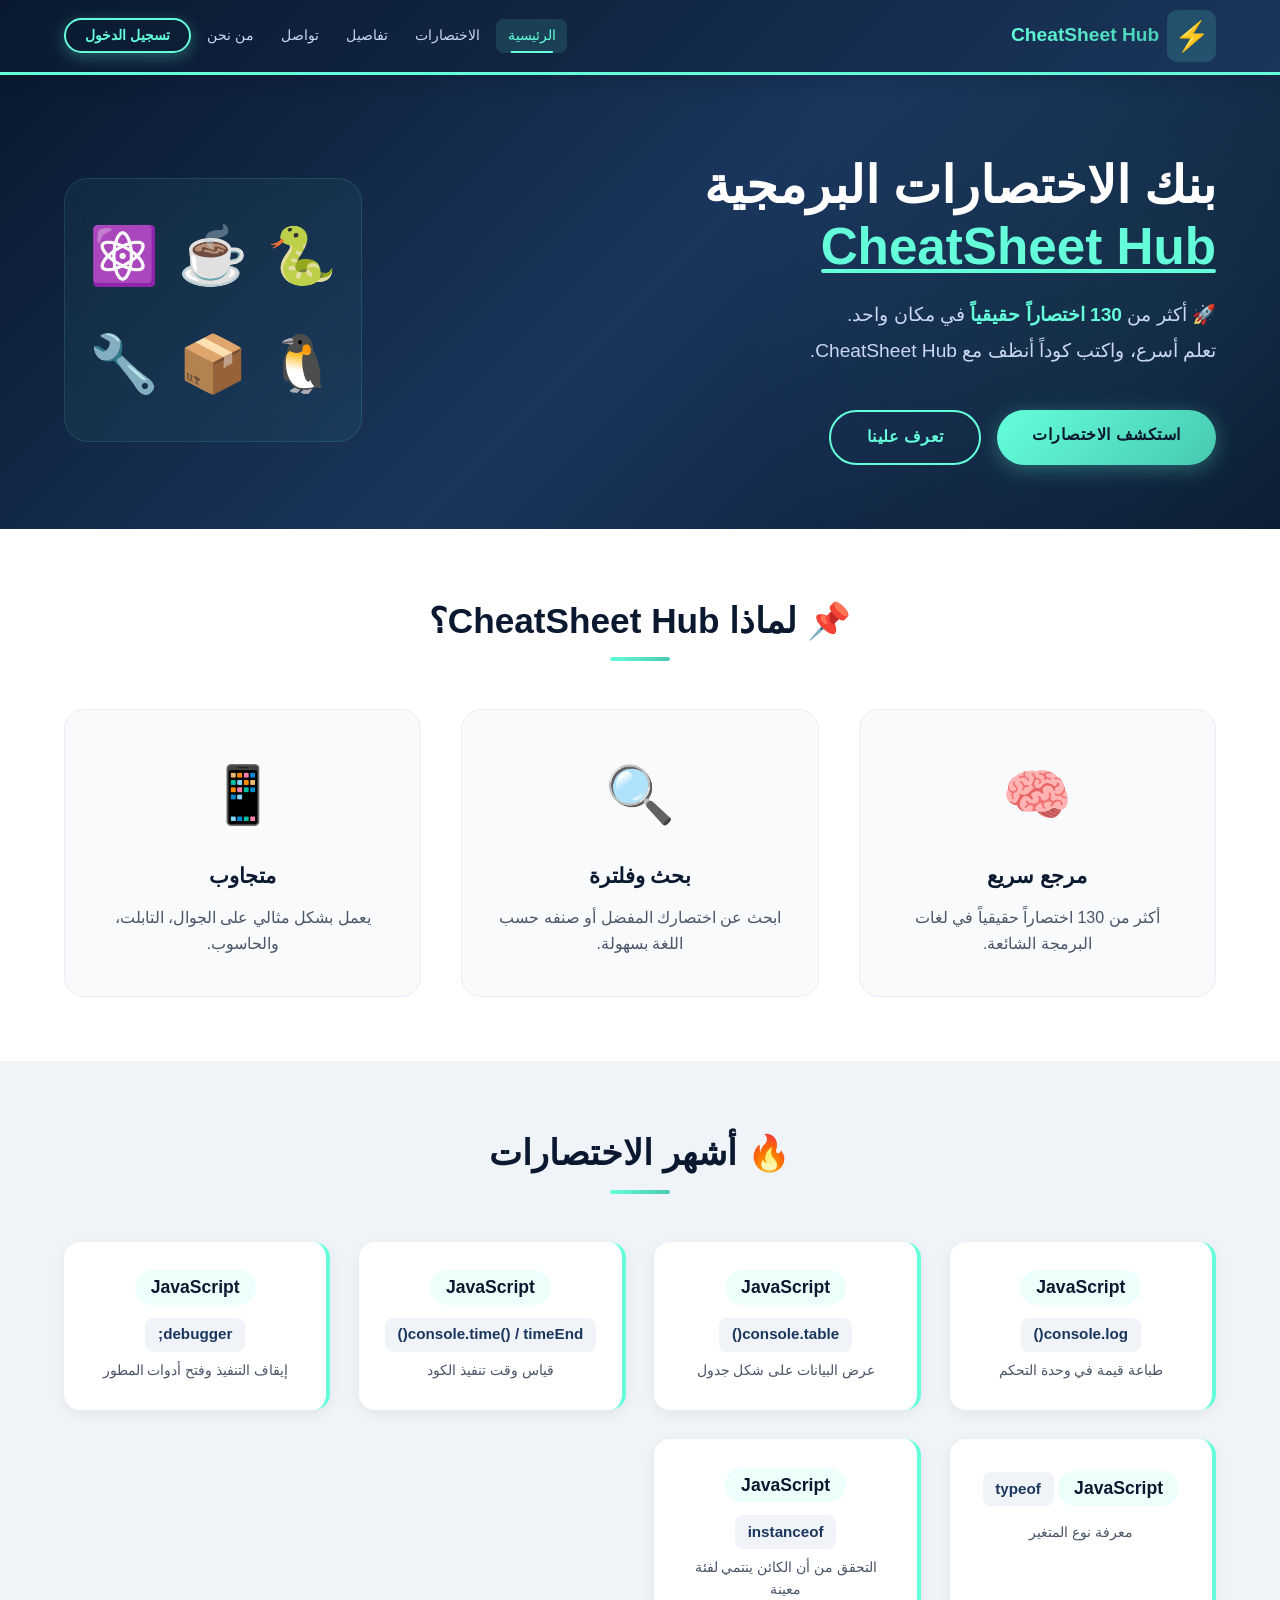
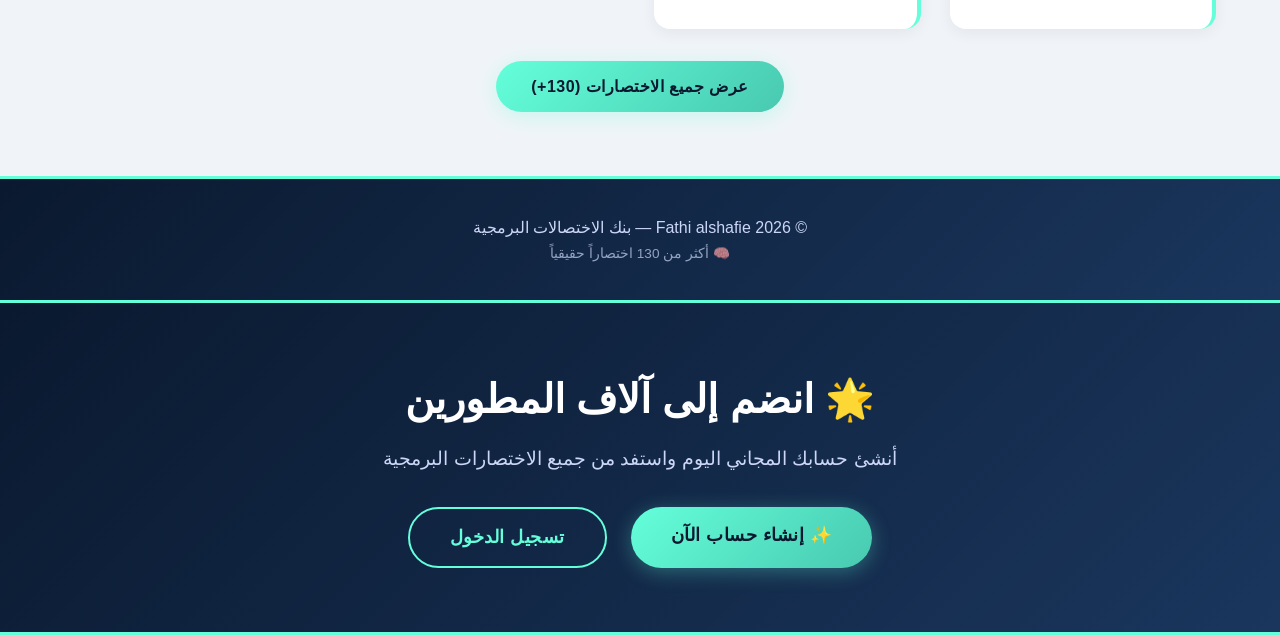
<file: index.html>
<!DOCTYPE html>
<html lang="ar" dir="rtl">
<head>
    <meta charset="UTF-8" />
    <meta name="viewport" content="width=device-width, initial-scale=1.0" />
    <title>CheatSheet Hub | الرئيسية</title>
    <link rel="stylesheet" href="style.css" />
</head>
<body>
    <header class="navbar">
        <div class="container nav-container">
            <div class="logo">
                <span class="logo-icon">⚡</span>
                <span class="logo-text">CheatSheet Hub</span>
            </div>
            <nav class="nav-links">
                <a href="index.html" class="active">الرئيسية</a>
                <a href="cheatsheets.html">الاختصارات</a>
                <a href="detail.html">تفاصيل</a>
                <a href="contact.html">تواصل</a>
                <a href="about.html">من نحن</a>
                <a href="login.html" class="login-btn">تسجيل الدخول</a>
            </nav>
        </div>
    </header>

    <main>
        <section class="hero">
            <div class="container hero-content">
                <div class="hero-text">
                    <h1>بنك الاختصارات البرمجية <br /><span class="highlight">CheatSheet Hub</span></h1>
                    <p class="hero-desc">
                        🚀 أكثر من <strong>130 اختصاراً حقيقياً</strong> في مكان واحد. <br />
                        تعلم أسرع، واكتب كوداً أنظف مع CheatSheet Hub.
                    </p>
                    <div class="hero-buttons">
                        <a href="cheatsheets.html" class="btn btn-primary">استكشف الاختصارات</a>
                        <a href="about.html" class="btn btn-secondary">تعرف علينا</a>
                    </div>
                </div>
                <div class="hero-icons">
                    <span>🐍</span>
                    <span>☕</span>
                    <span>⚛️</span>
                    <span>🐧</span>
                    <span>📦</span>
                    <span>🔧</span>
                </div>
            </div>
        </section>

        <section class="features">
            <div class="container">
                <h2 class="section-title">📌 لماذا CheatSheet Hub؟</h2>
                <div class="features-grid">
                    <div class="feature-card">
                        <div class="feature-icon">🧠</div>
                        <h3>مرجع سريع</h3>
                        <p>أكثر من 130 اختصاراً حقيقياً في لغات البرمجة الشائعة.</p>
                    </div>
                    <div class="feature-card">
                        <div class="feature-icon">🔍</div>
                        <h3>بحث وفلترة</h3>
                        <p>ابحث عن اختصارك المفضل أو صنفه حسب اللغة بسهولة.</p>
                    </div>
                    <div class="feature-card">
                        <div class="feature-icon">📱</div>
                        <h3>متجاوب</h3>
                        <p>يعمل بشكل مثالي على الجوال، التابلت، والحاسوب.</p>
                    </div>
                </div>
            </div>
        </section>

        <section class="quick-preview">
            <div class="container">
                <h2 class="section-title">🔥 أشهر الاختصارات</h2>
                <div class="preview-cards" id="previewCards"></div>
                <div class="text-center" style="margin-top: 2rem; text-align:center;">
                    <a href="cheatsheets.html" class="btn btn-primary">عرض جميع الاختصارات (130+)</a>
                </div>
            </div>
        </section>
    </main>

    <footer class="footer">
        <div class="container">
            <p>&copy; 2026 Fathi alshafie — بنك الاختصالات البرمجية</p>

            <p class="footer-small">🧠 أكثر من 130 اختصاراً حقيقياً</p>
        </div>
    </footer>

    <script src="script.js"></script>
</body>
</html>
<!-- دعوة للتسجيل -->
<section class="cta-section">
    <div class="container">
        <div class="cta-content">
            <h2>🌟 انضم إلى آلاف المطورين</h2>
            <p>أنشئ حسابك المجاني اليوم واستفد من جميع الاختصارات البرمجية</p>
            <div class="cta-buttons">
                <a href="signup.html" class="btn btn-primary">✨ إنشاء حساب الآن</a>
                <a href="login.html" class="btn btn-secondary">تسجيل الدخول</a>
            </div>
        </div>
    </div>
</section>
</file>
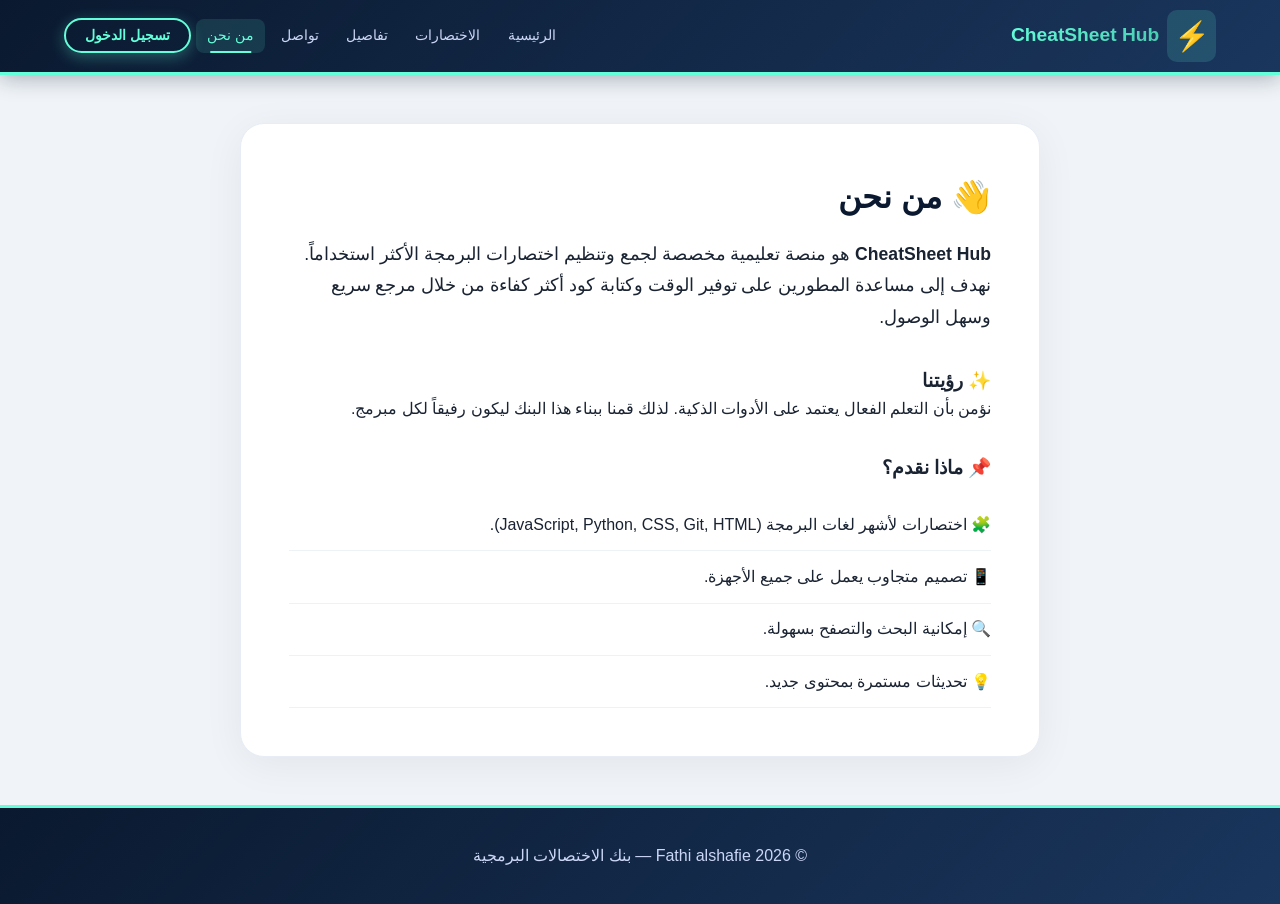
<file: about.html>
<!DOCTYPE html>
<html lang="ar" dir="rtl">
<head>
    <meta charset="UTF-8" />
    <meta name="viewport" content="width=device-width, initial-scale=1.0" />
    <title>CheatSheet Hub | من نحن</title>
    <link rel="stylesheet" href="style.css" />
</head>
<body>
    <header class="navbar">
        <div class="container nav-container">
            <div class="logo">
                <span class="logo-icon">⚡</span>
                <span class="logo-text">CheatSheet Hub</span>
            </div>
            <nav class="nav-links">
                <a href="index.html">الرئيسية</a>
                <a href="cheatsheets.html">الاختصارات</a>
                <a href="detail.html">تفاصيل</a>
                <a href="contact.html">تواصل</a>
                <a href="about.html" class="active">من نحن</a>
                <a href="login.html" class="login-btn">تسجيل الدخول</a>
            </nav>
        </div>
    </header>

    <main>
        <div class="about-content">
            <h2>👋 من نحن</h2>
            <p style="font-size:1.1rem; line-height:1.8;">
                <strong>CheatSheet Hub</strong> هو منصة تعليمية مخصصة لجمع وتنظيم اختصارات البرمجة الأكثر استخداماً.
                نهدف إلى مساعدة المطورين على توفير الوقت وكتابة كود أكثر كفاءة من خلال مرجع سريع وسهل الوصول.
            </p>
            <h3 style="margin-top:2rem;">✨ رؤيتنا</h3>
            <p>نؤمن بأن التعلم الفعال يعتمد على الأدوات الذكية. لذلك قمنا ببناء هذا البنك ليكون رفيقاً لكل مبرمج.</p>

            <h3 style="margin-top:2rem;">📌 ماذا نقدم؟</h3>
            <ul>
                <li>🧩 اختصارات لأشهر لغات البرمجة (JavaScript, Python, CSS, Git, HTML).</li>
                <li>📱 تصميم متجاوب يعمل على جميع الأجهزة.</li>
                <li>🔍 إمكانية البحث والتصفح بسهولة.</li>
                <li>💡 تحديثات مستمرة بمحتوى جديد.</li>
            </ul>
        </div>
    </main>

    <footer class="footer">
        <div class="container">
            <p>&copy; 2026 Fathi alshafie — بنك الاختصالات البرمجية</p>
        </div>
    </footer>

    <script src="script.js"></script>
</body>
</html>
</file>
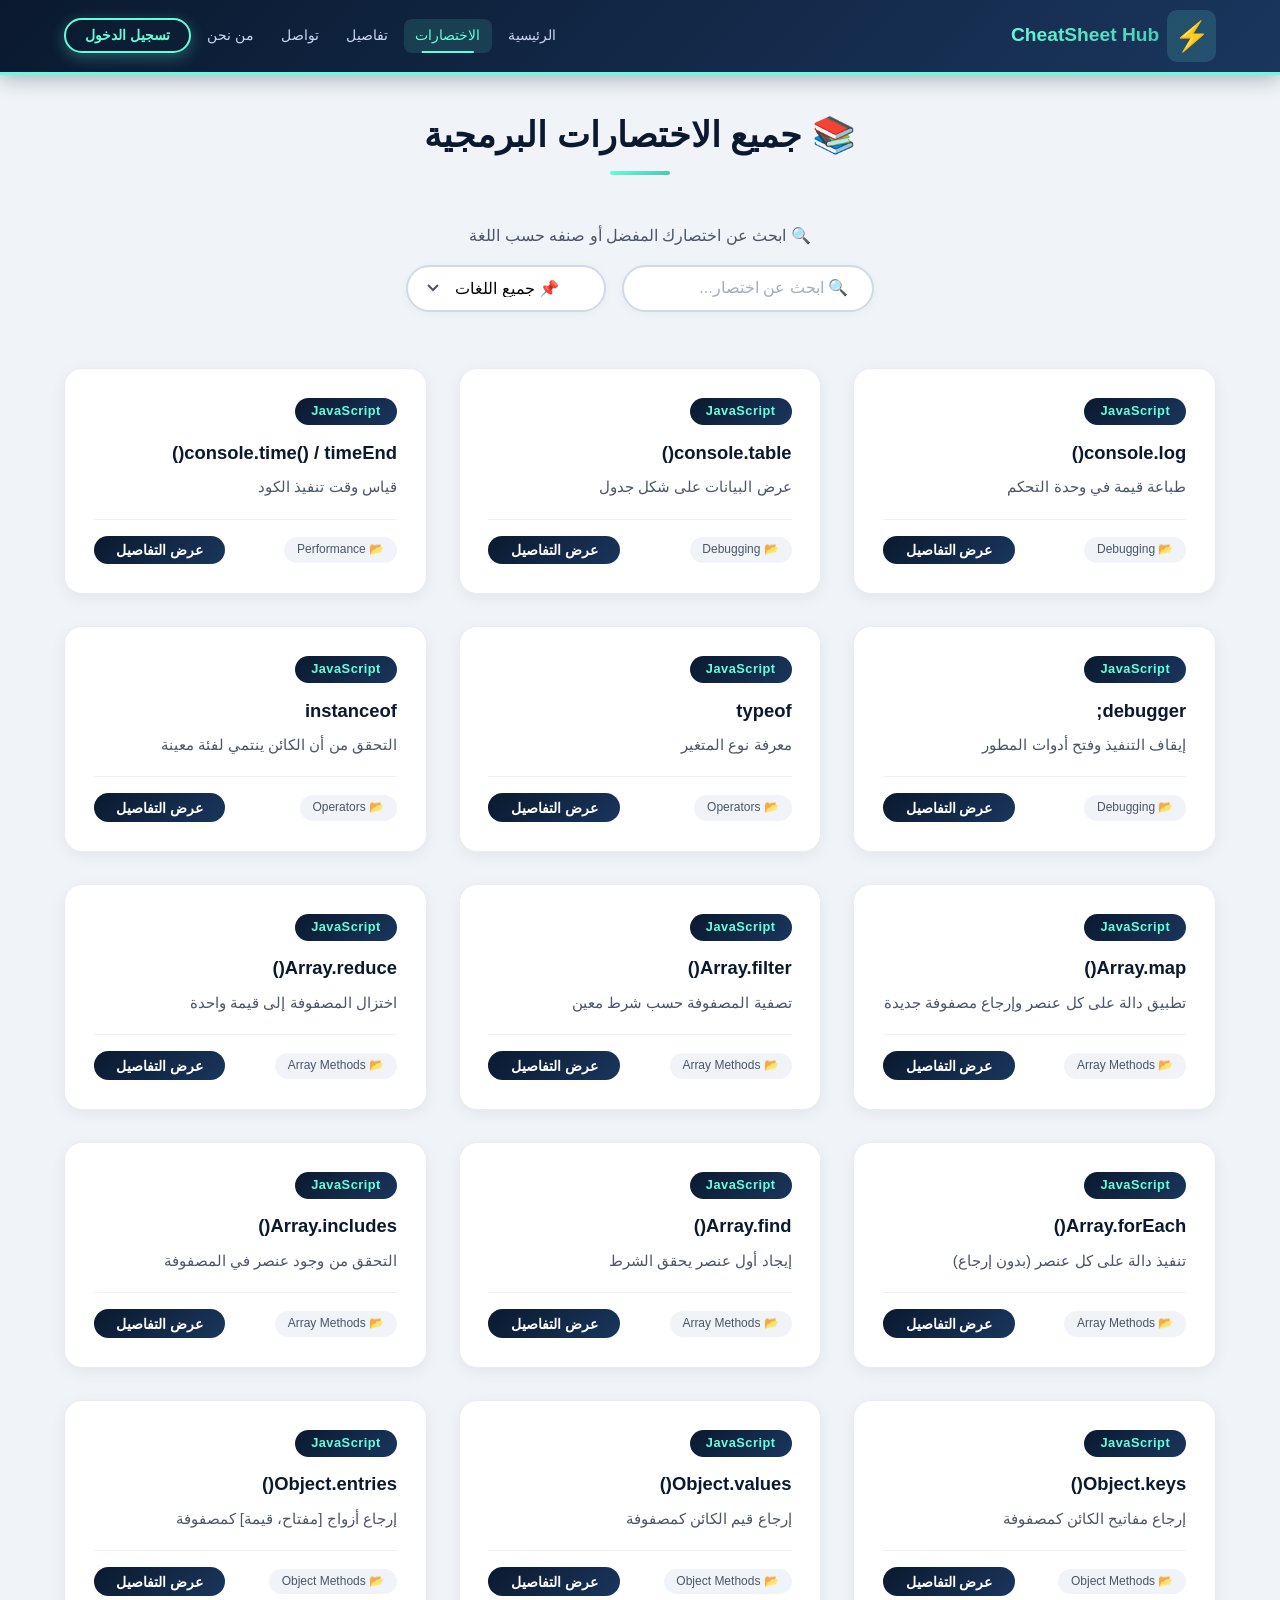
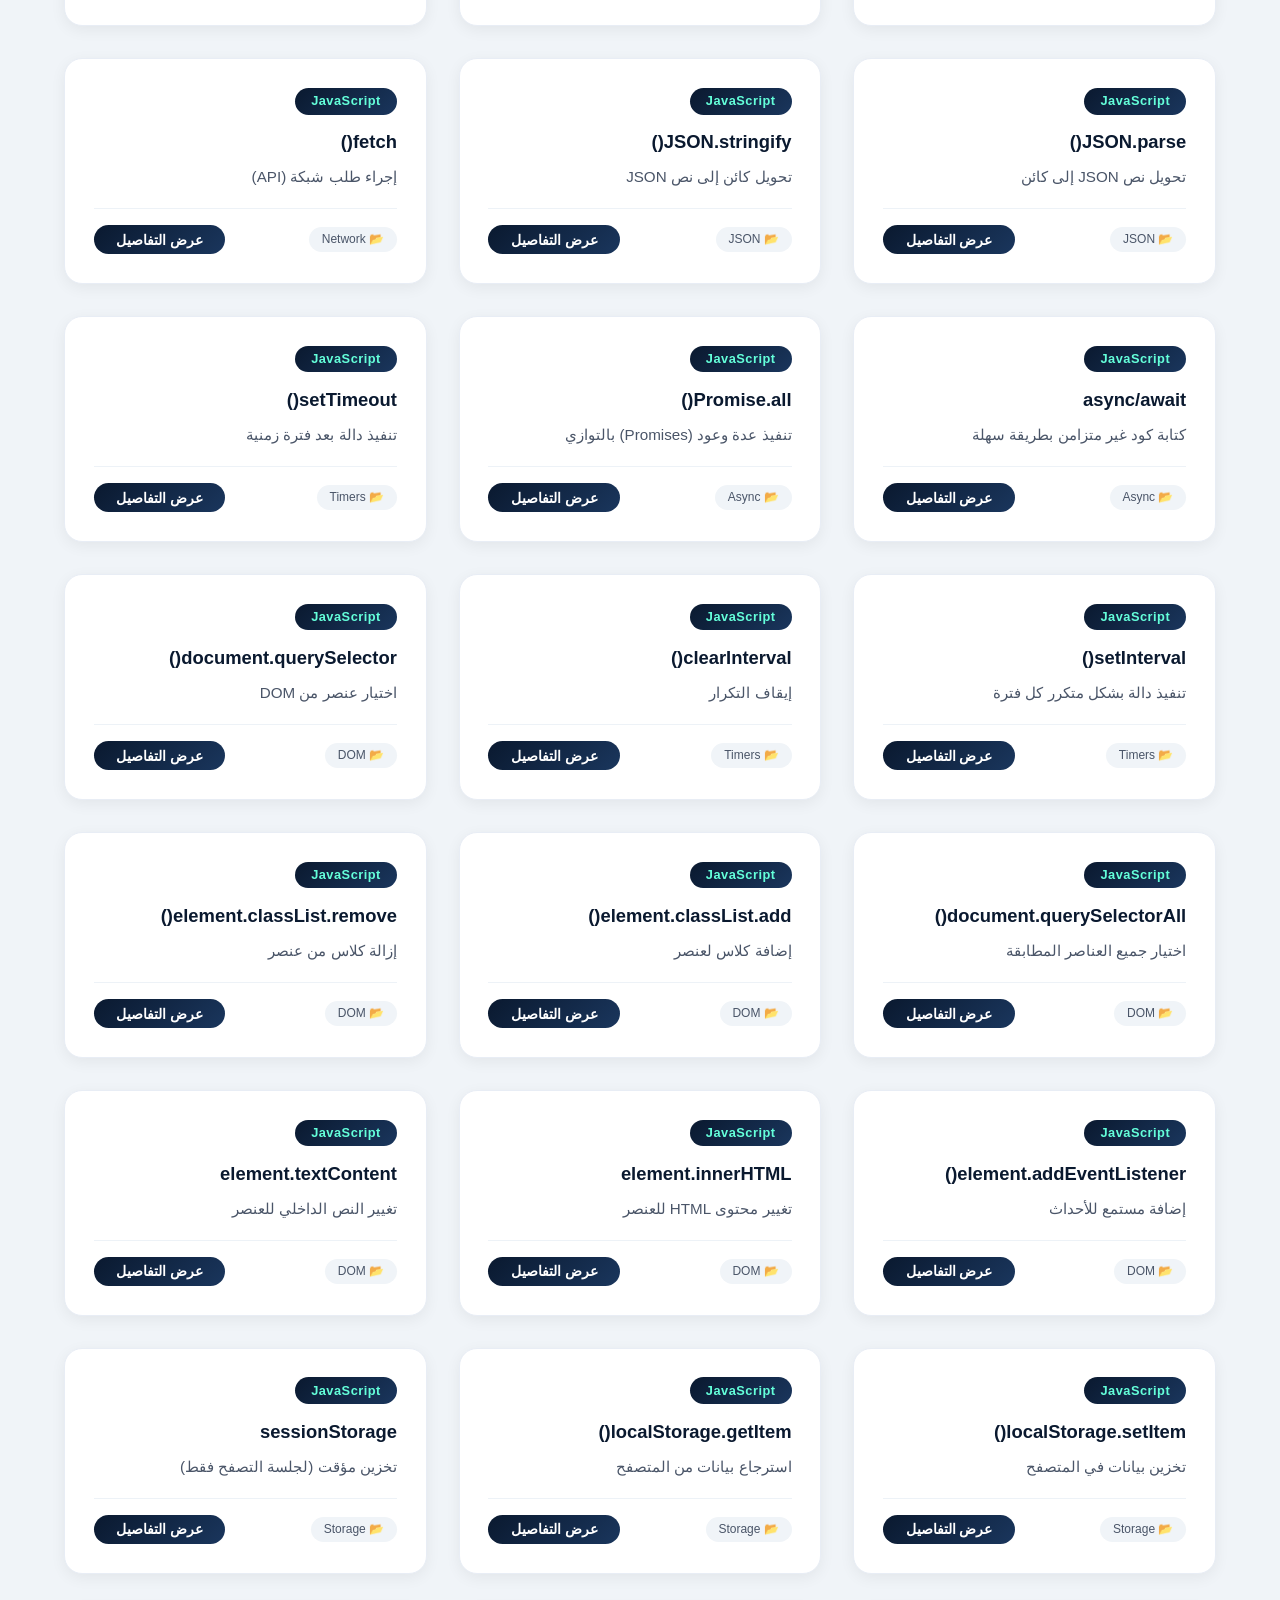
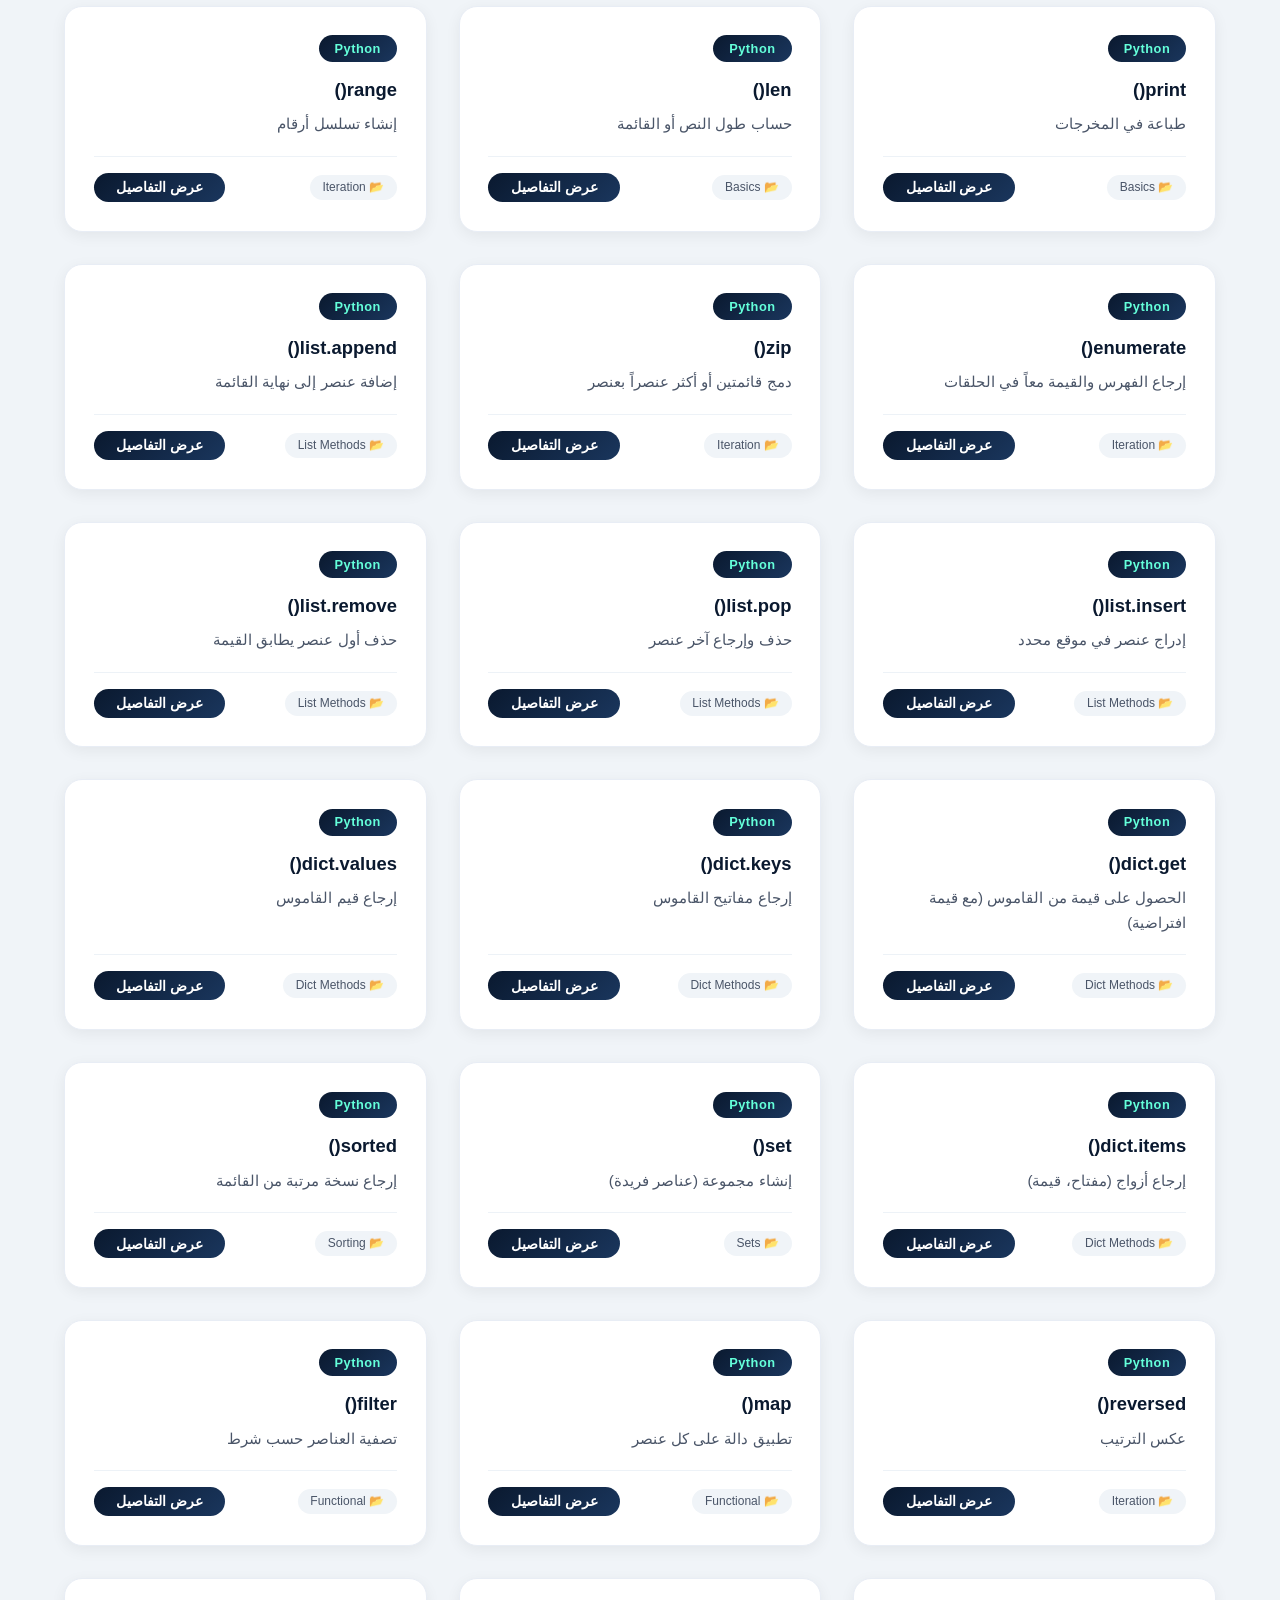
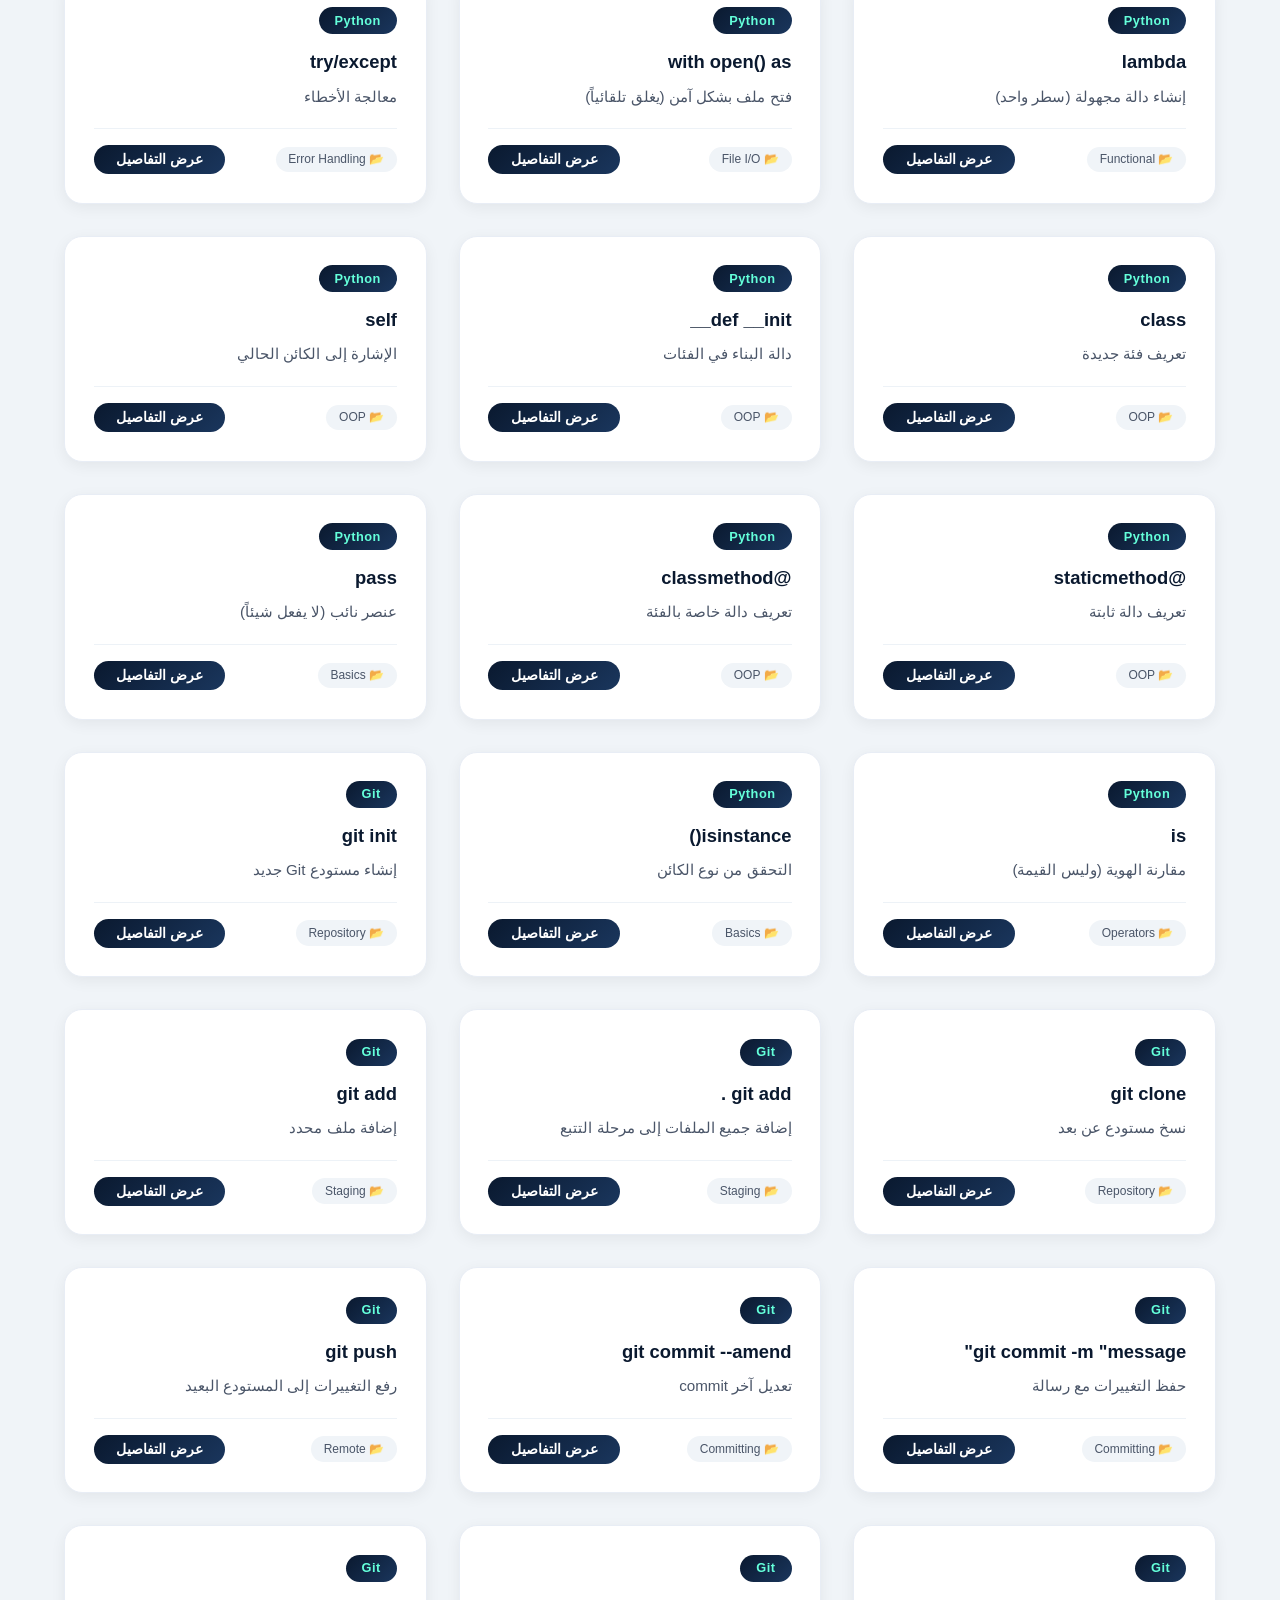
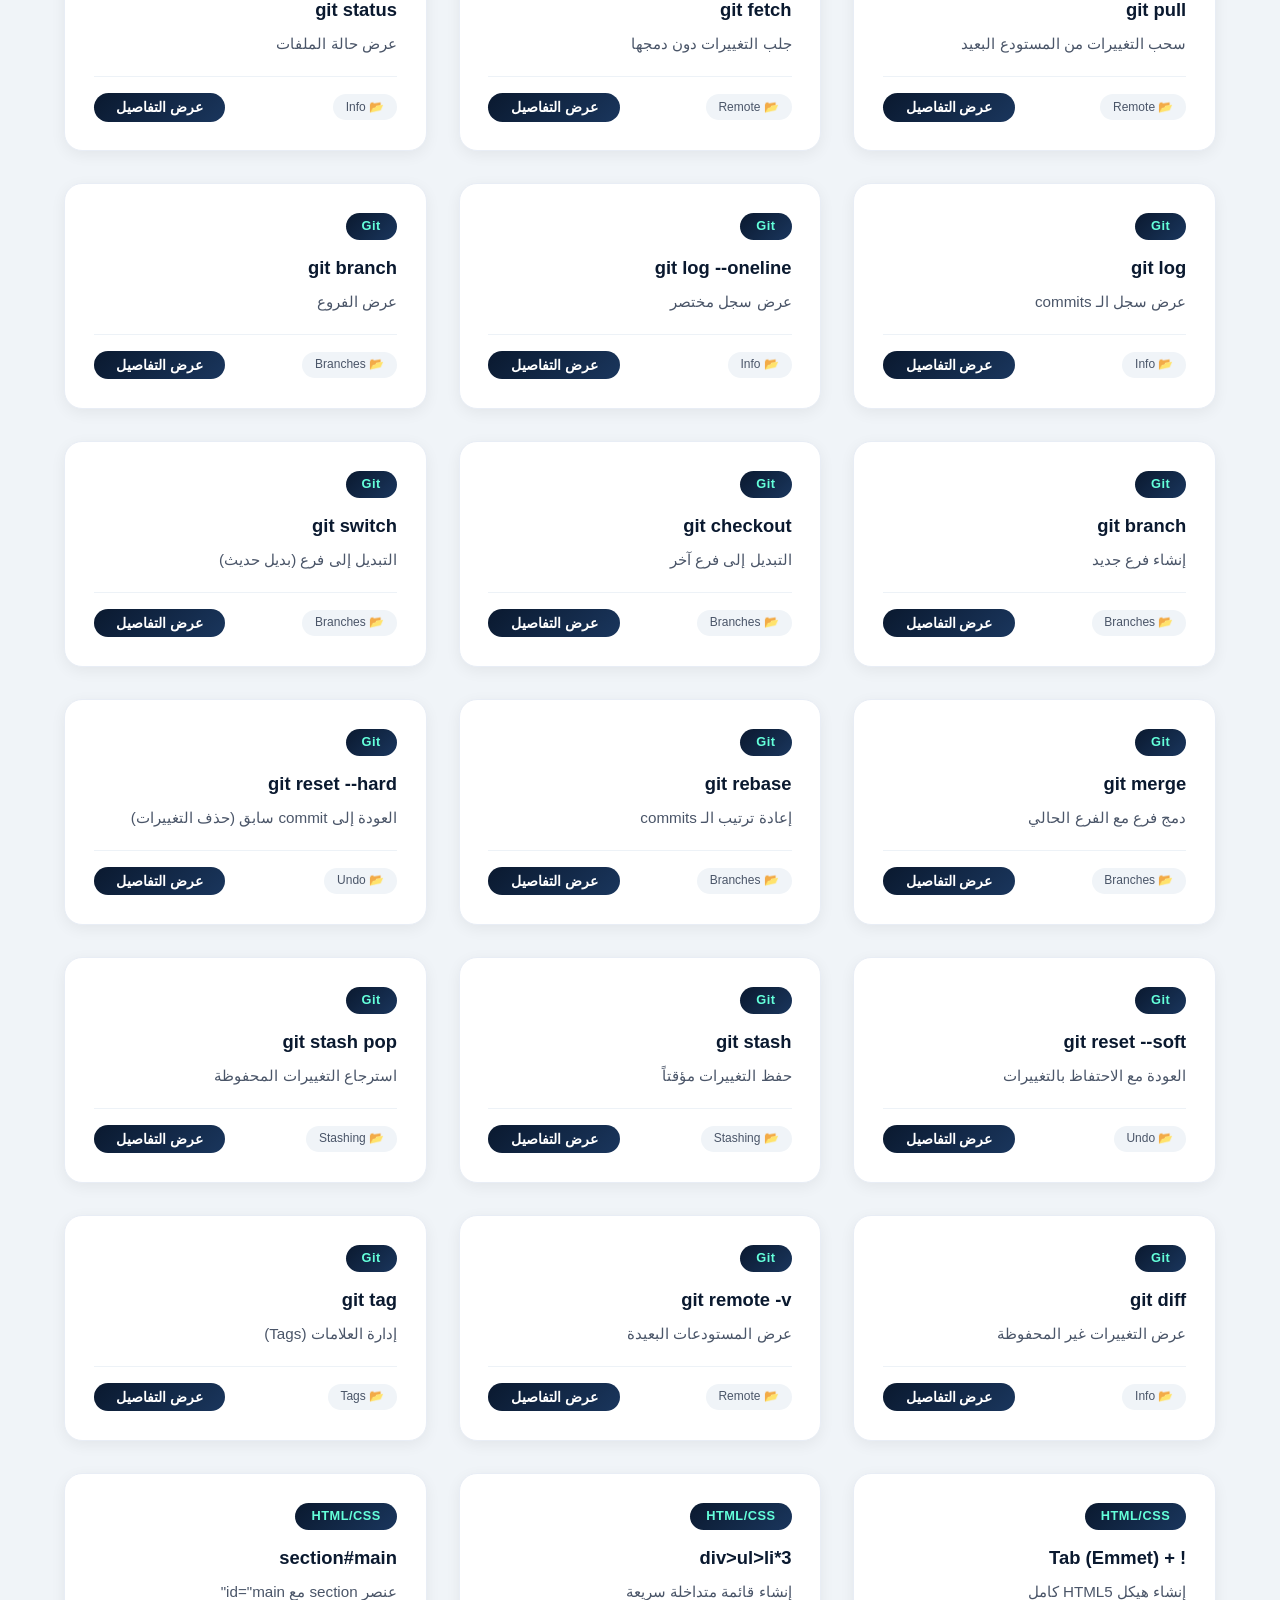
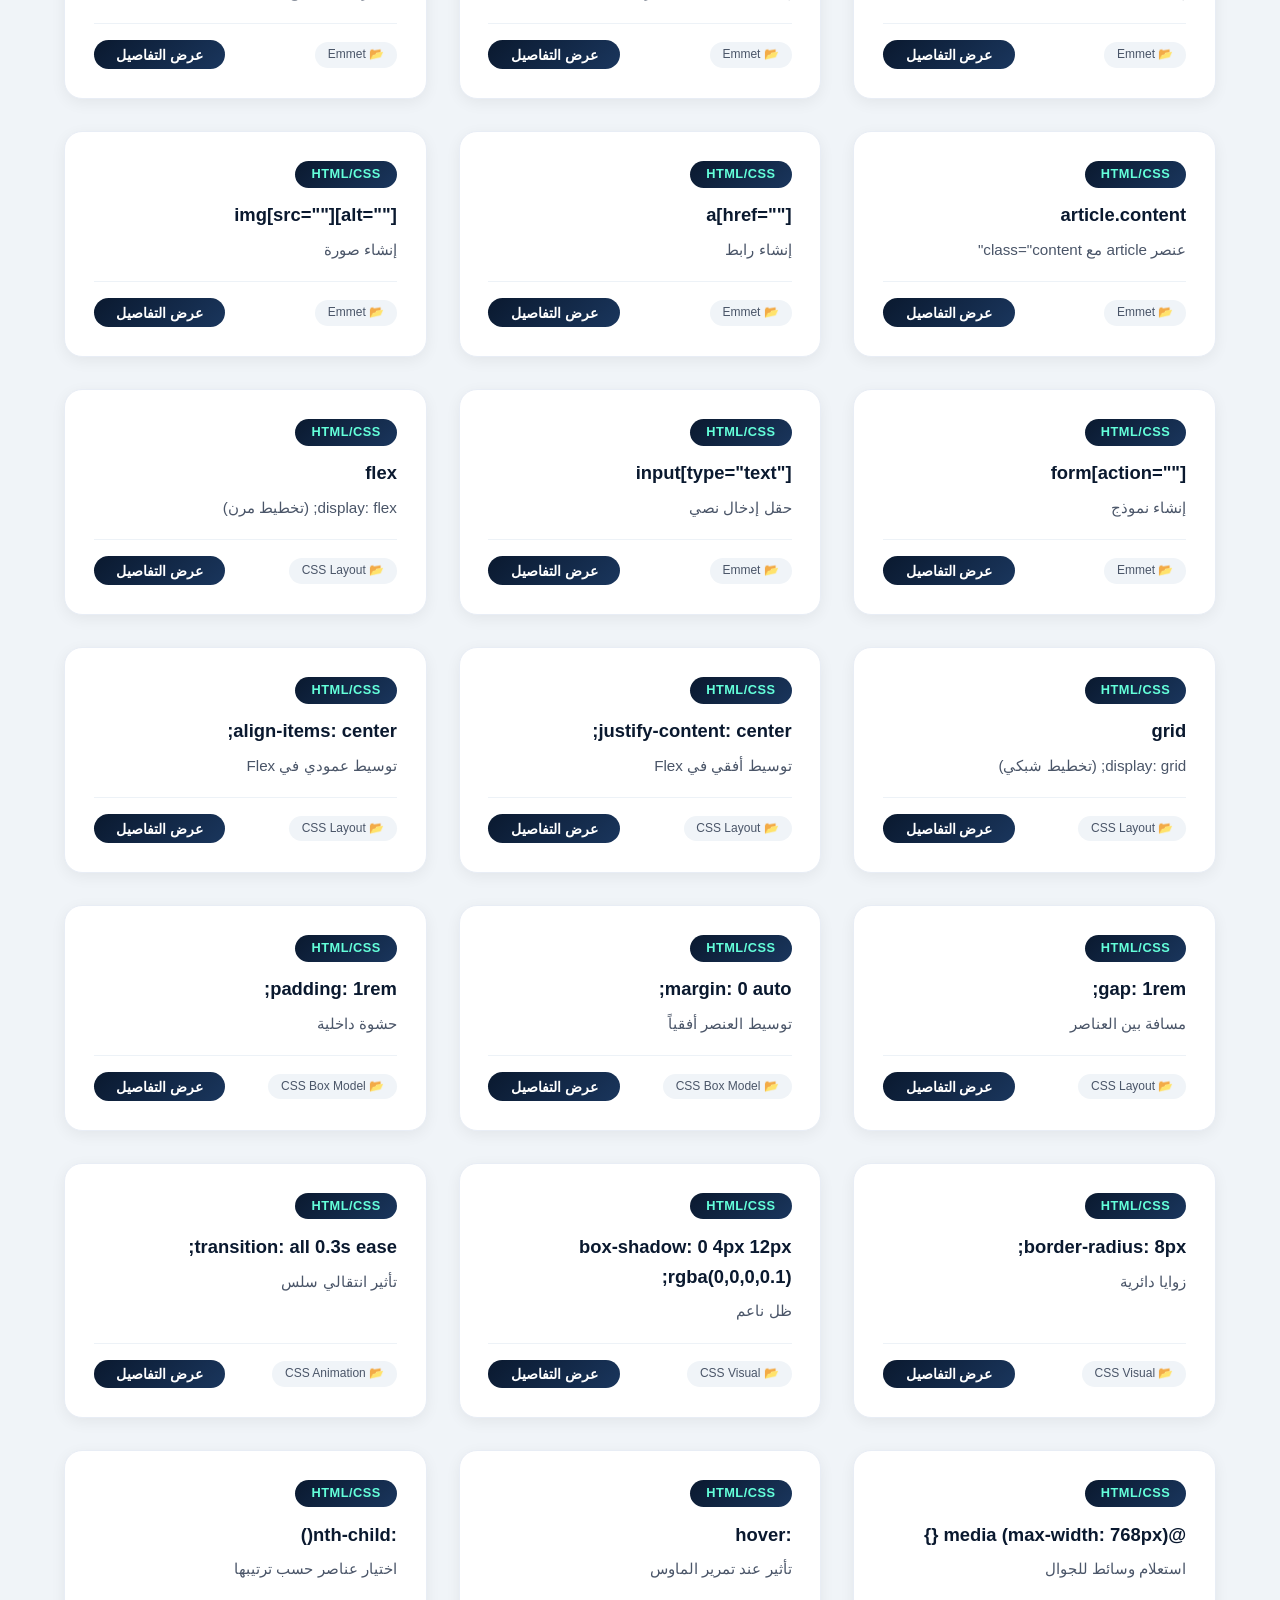
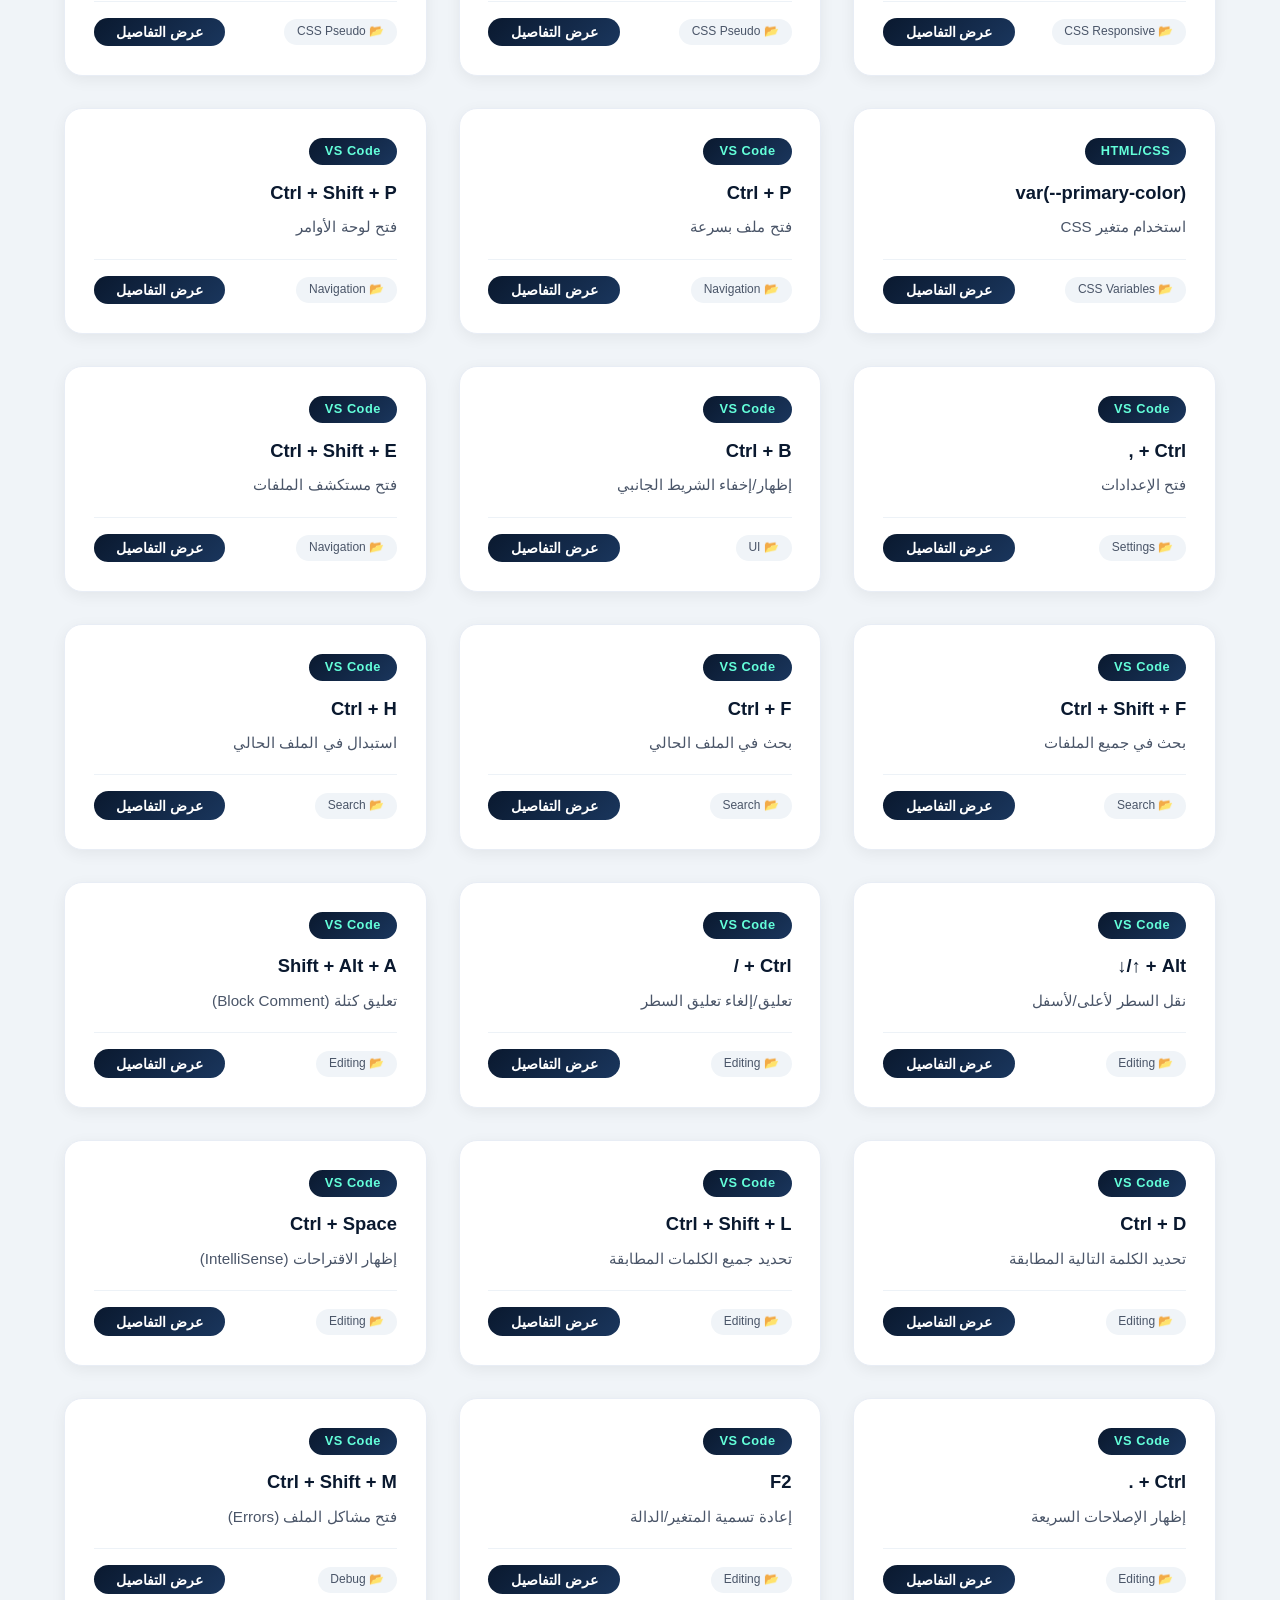
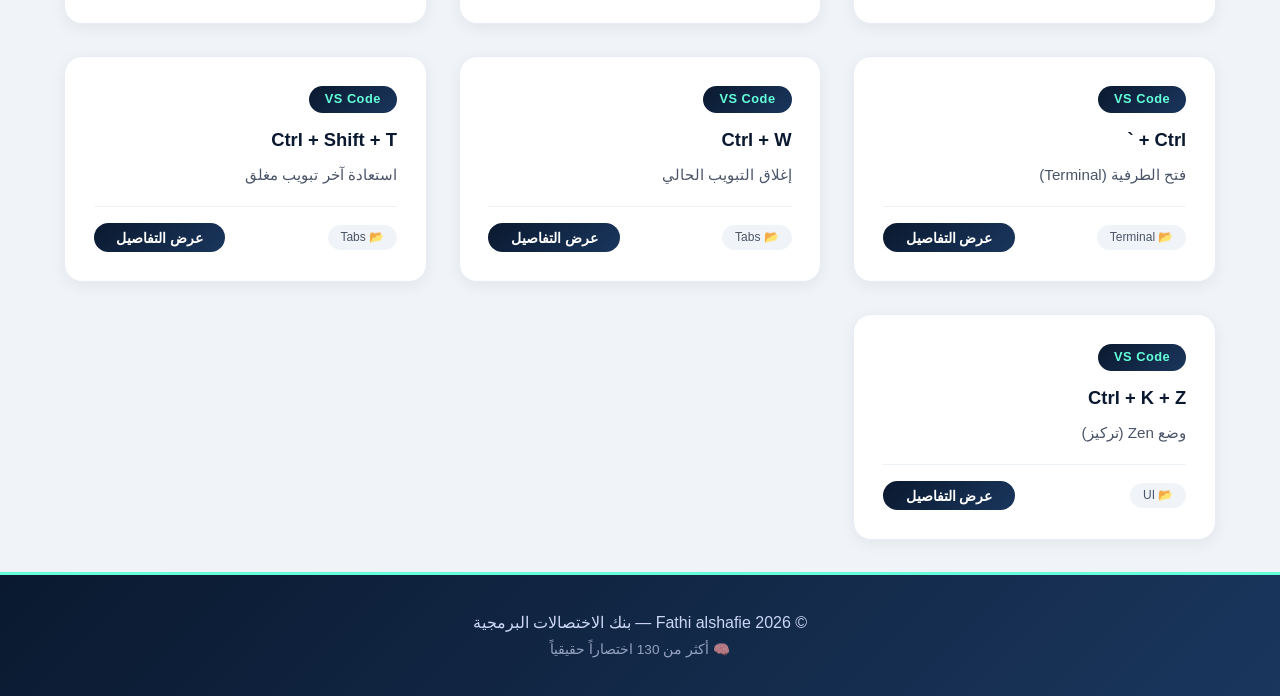
<file: cheatsheets.html>
<!DOCTYPE html>
<html lang="ar" dir="rtl">
<head>
    <meta charset="UTF-8" />
    <meta name="viewport" content="width=device-width, initial-scale=1.0" />
    <title>CheatSheet Hub | الاختصارات</title>
    <link rel="stylesheet" href="style.css" />
</head>
<body>
    <header class="navbar">
        <div class="container nav-container">
            <div class="logo">
                <span class="logo-icon">⚡</span>
                <span class="logo-text">CheatSheet Hub</span>
            </div>
            <nav class="nav-links">
                <a href="index.html">الرئيسية</a>
                <a href="cheatsheets.html" class="active">الاختصارات</a>
                <a href="detail.html">تفاصيل</a>
                <a href="contact.html">تواصل</a>
                <a href="about.html">من نحن</a>
                <a href="login.html" class="login-btn">تسجيل الدخول</a>
            </nav>
        </div>
    </header>

    <main>
        <div class="container" style="padding-top: 2rem;">
            <h2 class="section-title">📚 جميع الاختصارات البرمجية</h2>
            <p style="text-align:center; color:#4a5568; margin-bottom:1rem;">
                🔍 ابحث عن اختصارك المفضل أو صنفه حسب اللغة
            </p>

            <!-- أدوات البحث والفلترة -->
            <div class="search-filter">
                <input type="text" id="searchInput" placeholder="🔍 ابحث عن اختصار..." />
                <select id="filterSelect">
                    <option value="all">📌 جميع اللغات</option>
                    <option value="JavaScript">JavaScript</option>
                    <option value="Python">Python</option>
                    <option value="Git">Git</option>
                    <option value="HTML/CSS">HTML & CSS</option>
                    <option value="VS Code">VS Code</option>
                </select>
            </div>

            <!-- شبكة البطاقات -->
            <div id="cheatsheetGrid" class="cheatsheet-grid"></div>
        </div>
    </main>

    <footer class="footer">
        <div class="container">
            <p>&copy; 2026 Fathi alshafie — بنك الاختصالات البرمجية</p>
            <p class="footer-small">🧠 أكثر من 130 اختصاراً حقيقياً</p>
        </div>
    </footer>

    <script src="script.js"></script>
</body>
</html>
</file>
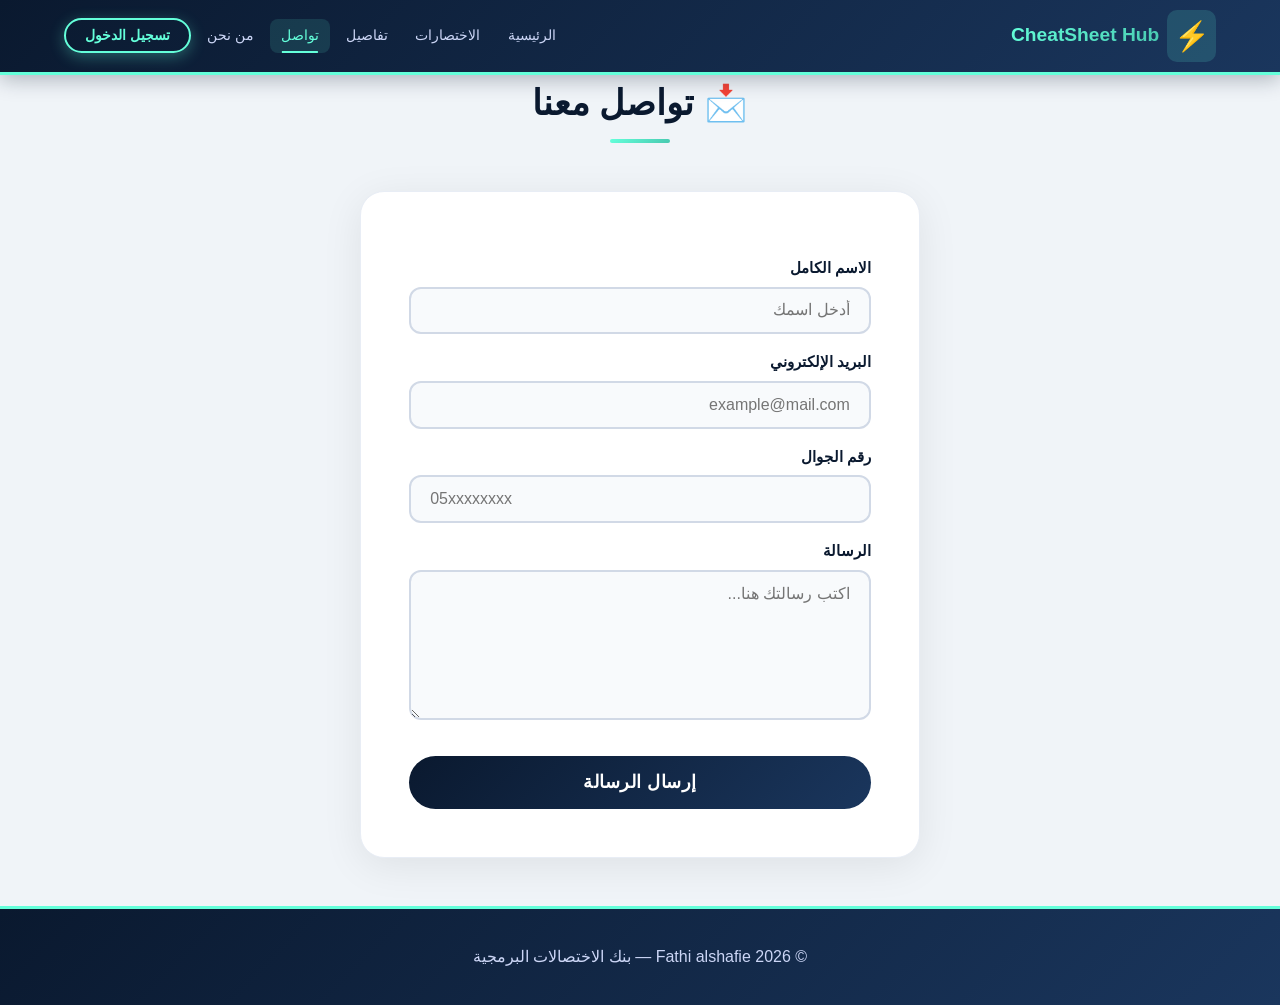
<file: contact.html>
<!DOCTYPE html>
<html lang="ar" dir="rtl">
<head>
    <meta charset="UTF-8" />
    <meta name="viewport" content="width=device-width, initial-scale=1.0" />
    <title>CheatSheet Hub | تواصل</title>
    <link rel="stylesheet" href="style.css" />
</head>
<body>
    <header class="navbar">
        <div class="container nav-container">
            <div class="logo">
                <span class="logo-icon">⚡</span>
                <span class="logo-text">CheatSheet Hub</span>
            </div>
            <nav class="nav-links">
                <a href="index.html">الرئيسية</a>
                <a href="cheatsheets.html">الاختصارات</a>
                <a href="detail.html">تفاصيل</a>
                <a href="contact.html" class="active">تواصل</a>
                <a href="about.html">من نحن</a>
                <a href="login.html" class="login-btn">تسجيل الدخول</a>
            </nav>
        </div>
    </header>

    <main>
        <div class="container">
            <h2 class="section-title">📩 تواصل معنا</h2>
            <form id="contactForm" class="contact-form">
                <label for="contactName">الاسم الكامل</label>
                <input type="text" id="contactName" placeholder="أدخل اسمك" required />

                <label for="contactEmail">البريد الإلكتروني</label>
                <input type="email" id="contactEmail" placeholder="example@mail.com" required />

                <label for="contactPhone">رقم الجوال</label>
                <input type="tel" id="contactPhone" placeholder="05xxxxxxxx" required />

                <label for="contactMessage">الرسالة</label>
                <textarea id="contactMessage" placeholder="اكتب رسالتك هنا..." required></textarea>

                <button type="submit" class="btn-submit">إرسال الرسالة</button>
            </form>
        </div>
    </main>

    <footer class="footer">
        <div class="container">
            <p>&copy; 2026 Fathi alshafie — بنك الاختصالات البرمجية</p>
        </div>
    </footer>

    <script src="script.js"></script>
</body>
</html>
</file>
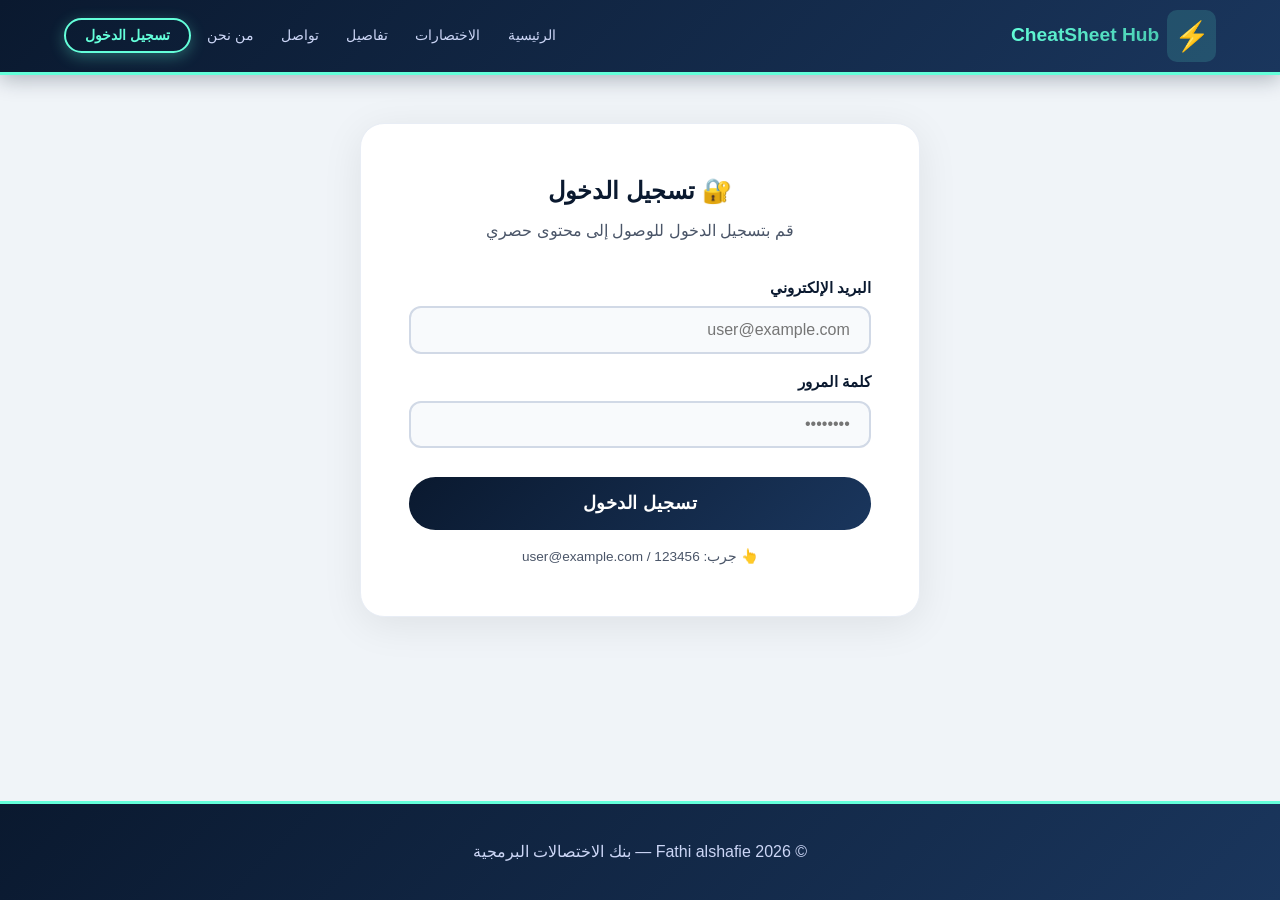
<file: login.html>
<!DOCTYPE html>
<html lang="ar" dir="rtl">
<head>
    <meta charset="UTF-8" />
    <meta name="viewport" content="width=device-width, initial-scale=1.0" />
    <title>CheatSheet Hub | تسجيل الدخول</title>
    <link rel="stylesheet" href="style.css" />
</head>
<body>
    <header class="navbar">
        <div class="container nav-container">
            <div class="logo">
                <span class="logo-icon">⚡</span>
                <span class="logo-text">CheatSheet Hub</span>
            </div>
            <nav class="nav-links">
                <a href="index.html">الرئيسية</a>
                <a href="cheatsheets.html">الاختصارات</a>
                <a href="detail.html">تفاصيل</a>
                <a href="contact.html">تواصل</a>
                <a href="about.html">من نحن</a>
                <a href="login.html" class="login-btn active">تسجيل الدخول</a>
            </nav>
        </div>
    </header>

    <main>
        <div class="login-container">
            <h2>🔐 تسجيل الدخول</h2>
            <p class="sub">قم بتسجيل الدخول للوصول إلى محتوى حصري</p>
            <form id="loginForm">
                <label for="loginEmail">البريد الإلكتروني</label>
                <input type="email" id="loginEmail" placeholder="user@example.com" required />

                <label for="loginPassword">كلمة المرور</label>
                <input type="password" id="loginPassword" placeholder="••••••••" required />

                <button type="submit" class="btn-login">تسجيل الدخول</button>
                <p style="text-align:center; margin-top:1rem; font-size:0.85rem; color:#4a5568;">
                    👆 جرب: user@example.com / 123456
                </p>
            </form>
        </div>
    </main>

    <footer class="footer">
        <div class="container">
       <p>&copy; 2026 Fathi alshafie — بنك الاختصالات البرمجية</p>
     
        </div>
    </footer>

    <script src="script.js"></script>
</body>
</html>
</file>
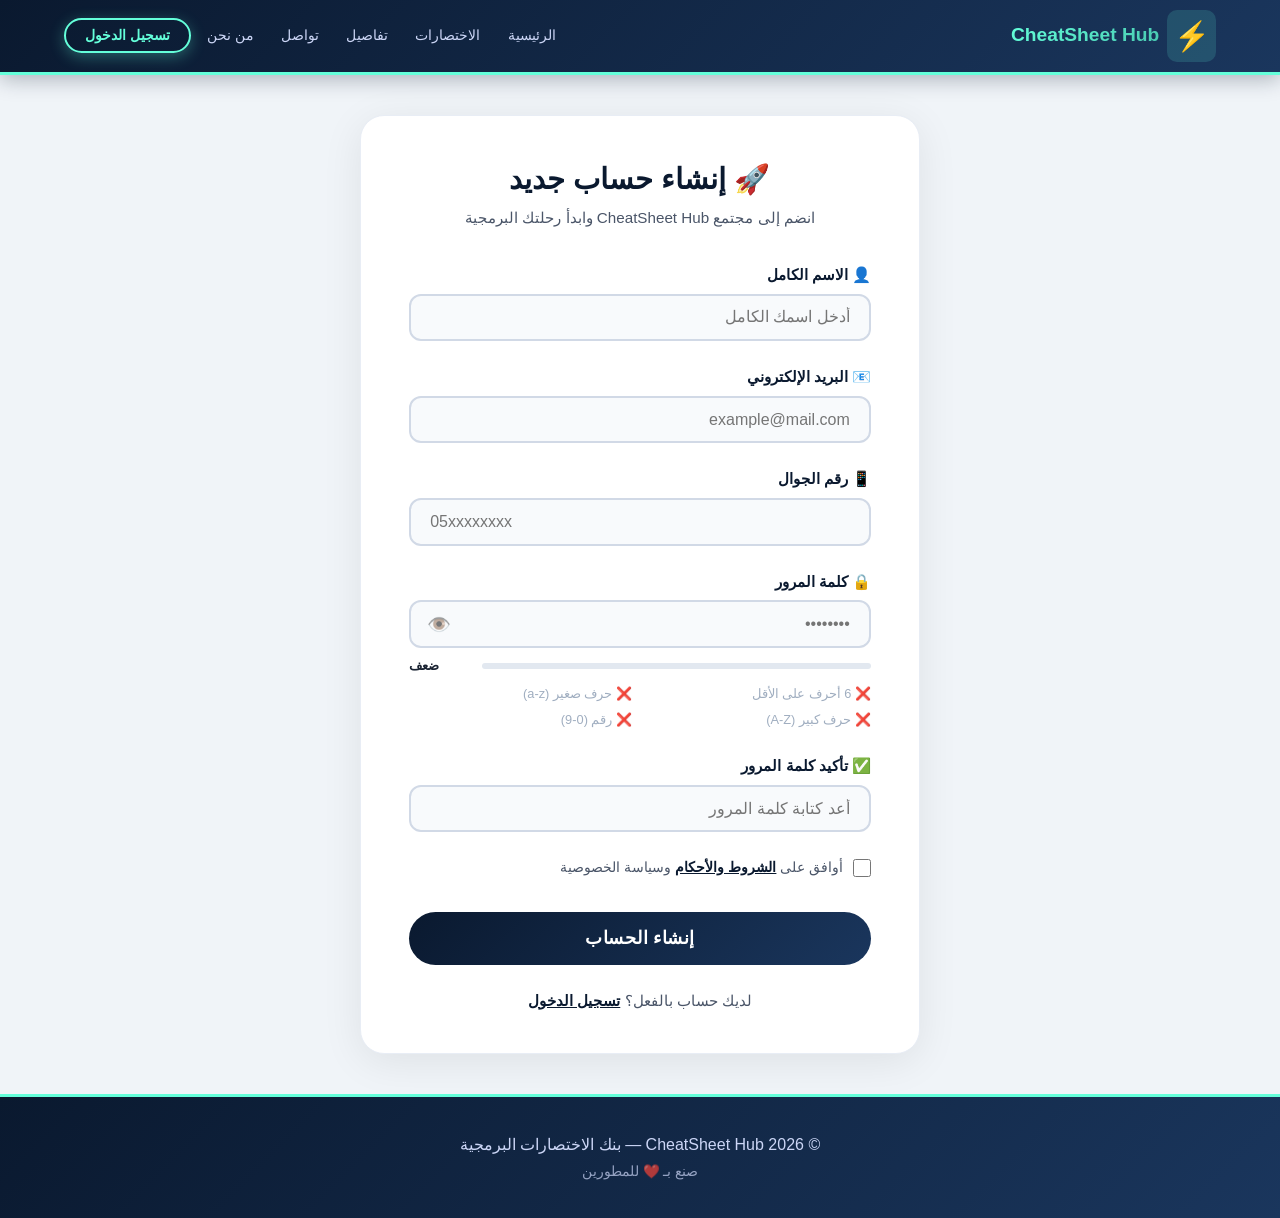
<file: signup.html>
<!DOCTYPE html>
<html lang="ar" dir="rtl">
<head>
    <meta charset="UTF-8" />
    <meta name="viewport" content="width=device-width, initial-scale=1.0" />
    <title>CheatSheet Hub | إنشاء حساب</title>
    <link rel="stylesheet" href="style.css" />
</head>
<body>
    <header class="navbar">
        <div class="container nav-container">
            <div class="logo">
                <span class="logo-icon">⚡</span>
                <span class="logo-text">CheatSheet Hub</span>
            </div>
            <nav class="nav-links">
                <a href="index.html">الرئيسية</a>
                <a href="cheatsheets.html">الاختصارات</a>
                <a href="detail.html">تفاصيل</a>
                <a href="contact.html">تواصل</a>
                <a href="about.html">من نحن</a>
                <a href="login.html" class="login-btn">تسجيل الدخول</a>
            </nav>
        </div>
    </header>

    <main>
        <div class="signup-container">
            <div class="signup-header">
                <h2>🚀 إنشاء حساب جديد</h2>
                <p class="sub">انضم إلى مجتمع CheatSheet Hub وابدأ رحلتك البرمجية</p>
            </div>

            <form id="signupForm" class="signup-form">
                <!-- الاسم الكامل -->
                <div class="form-group">
                    <label for="fullName">👤 الاسم الكامل</label>
                    <input 
                        type="text" 
                        id="fullName" 
                        placeholder="أدخل اسمك الكامل" 
                        required 
                        minlength="3"
                        maxlength="50"
                    />
                    <div class="form-error" id="nameError"></div>
                </div>

                <!-- البريد الإلكتروني -->
                <div class="form-group">
                    <label for="signupEmail">📧 البريد الإلكتروني</label>
                    <input 
                        type="email" 
                        id="signupEmail" 
                        placeholder="example@mail.com" 
                        required
                    />
                    <div class="form-error" id="emailError"></div>
                </div>

                <!-- رقم الجوال -->
                <div class="form-group">
                    <label for="signupPhone">📱 رقم الجوال</label>
                    <input 
                        type="tel" 
                        id="signupPhone" 
                        placeholder="05xxxxxxxx" 
                        required
                        pattern="[0-9]{10}"
                    />
                    <div class="form-error" id="phoneError"></div>
                </div>

                <!-- كلمة المرور -->
                <div class="form-group">
                    <label for="signupPassword">🔒 كلمة المرور</label>
                    <div class="password-wrapper">
                        <input 
                            type="password" 
                            id="signupPassword" 
                            placeholder="••••••••" 
                            required
                            minlength="6"
                            maxlength="30"
                        />
                        <button type="button" class="toggle-password" onclick="togglePassword('signupPassword')">
                            👁️
                        </button>
                    </div>
                    <div class="password-strength" id="passwordStrength">
                        <span class="strength-bar" id="strengthBar"></span>
                        <span class="strength-text" id="strengthText">ضعف</span>
                    </div>
                    <ul class="password-requirements" id="passwordRequirements">
                        <li id="reqLength">❌ 6 أحرف على الأقل</li>
                        <li id="reqLower">❌ حرف صغير (a-z)</li>
                        <li id="reqUpper">❌ حرف كبير (A-Z)</li>
                        <li id="reqNumber">❌ رقم (0-9)</li>
                    </ul>
                    <div class="form-error" id="passwordError"></div>
                </div>

                <!-- تأكيد كلمة المرور -->
                <div class="form-group">
                    <label for="confirmPassword">✅ تأكيد كلمة المرور</label>
                    <input 
                        type="password" 
                        id="confirmPassword" 
                        placeholder="أعد كتابة كلمة المرور" 
                        required
                    />
                    <div class="form-error" id="confirmError"></div>
                </div>

                <!-- الشروط والأحكام -->
                <div class="form-group checkbox-group">
                    <label class="checkbox-label">
                        <input type="checkbox" id="termsCheckbox" required />
                        <span>أوافق على <a href="#" onclick="showTerms()">الشروط والأحكام</a> وسياسة الخصوصية</span>
                    </label>
                    <div class="form-error" id="termsError"></div>
                </div>

                <!-- زر إنشاء الحساب -->
                <button type="submit" class="btn-signup" id="signupBtn">
                    إنشاء الحساب
                </button>

                <!-- رابط تسجيل الدخول -->
                <p class="login-link">
                    لديك حساب بالفعل؟ <a href="login.html">تسجيل الدخول</a>
                </p>
            </form>
        </div>
    </main>

    <footer class="footer">
        <div class="container">
            <p>© 2026 CheatSheet Hub — بنك الاختصارات البرمجية</p>
            <p class="footer-small">صنع بـ ❤️ للمطورين</p>
        </div>
    </footer>

    <script src="script.js"></script>
</body>
</html>
</file>
<file: style.css>
/* ============================================
   CheatSheet Hub - Style Sheet (نسخة محدثة)
   اللون الأساسي: أزرق داكن (#0a192f) مع لمسات زرقاء فاتحة
   ============================================ */

/* ---------- إعدادات عامة ---------- */
* {
    margin: 0;
    padding: 0;
    box-sizing: border-box;
    font-family: 'Segoe UI', Tahoma, Geneva, Verdana, sans-serif;
}

body {
    background-color: #f0f4f8;
    color: #1a2332;
    line-height: 1.6;
    display: flex;
    flex-direction: column;
    min-height: 100vh;
}

.container {
    max-width: 1200px;
    margin: 0 auto;
    padding: 0 24px;
}

a {
    text-decoration: none;
    color: inherit;
}

/* ---------- شريط التنقل (محدث) ---------- */
.navbar {
    background: linear-gradient(135deg, #0a192f 0%, #1a365d 100%);
    color: #fff;
    padding: 0.8rem 0;
    box-shadow: 0 4px 20px rgba(10, 25, 47, 0.3);
    position: sticky;
    top: 0;
    z-index: 100;
    border-bottom: 3px solid #64ffda;
}

.nav-container {
    display: flex;
    justify-content: space-between;
    align-items: center;
    flex-wrap: wrap;
    gap: 0.8rem;
}

.logo {
    display: flex;
    align-items: center;
    gap: 10px;
    font-size: 1.6rem;
    font-weight: 700;
}

.logo-icon {
    font-size: 2rem;
    background: rgba(100, 255, 218, 0.15);
    padding: 0.3rem;
    border-radius: 12px;
}

.logo-text {
    background: linear-gradient(135deg, #64ffda, #48c9b0);
    -webkit-background-clip: text;
    -webkit-text-fill-color: transparent;
    background-clip: text;
}

.nav-links {
    display: flex;
    align-items: center;
    gap: 0.3rem;
    flex-wrap: wrap;
}

.nav-links a {
    color: #ccd6f6;
    font-weight: 500;
    padding: 0.5rem 1rem;
    border-radius: 8px;
    transition: all 0.3s ease;
    font-size: 0.95rem;
    position: relative;
}

.nav-links a::after {
    content: '';
    position: absolute;
    bottom: 0;
    left: 50%;
    transform: translateX(-50%);
    width: 0;
    height: 2px;
    background: #64ffda;
    transition: width 0.3s ease;
}

.nav-links a:hover::after {
    width: 60%;
}

.nav-links a:hover {
    color: #64ffda;
    background-color: rgba(100, 255, 218, 0.08);
}

.nav-links a.active {
    color: #64ffda;
    background-color: rgba(100, 255, 218, 0.12);
}

.nav-links a.active::after {
    width: 60%;
}

.login-btn {
    background: linear-gradient(135deg, #64ffda, #48c9b0) !important;
    color: #0a192f !important;
    padding: 0.5rem 1.5rem !important;
    border-radius: 30px !important;
    font-weight: 700 !important;
    transition: all 0.3s ease !important;
    box-shadow: 0 4px 15px rgba(100, 255, 218, 0.3);
}

.login-btn::after {
    display: none !important;
}

.login-btn:hover {
    transform: scale(1.05) translateY(-2px);
    box-shadow: 0 6px 25px rgba(100, 255, 218, 0.4) !important;
    background: linear-gradient(135deg, #7fffe4, #5dd9c0) !important;
}

/* ---------- أزرار عامة ---------- */
.btn {
    display: inline-block;
    padding: 0.8rem 2.2rem;
    border-radius: 50px;
    font-weight: 600;
    cursor: pointer;
    transition: all 0.3s ease;
    border: none;
    font-size: 1rem;
    text-align: center;
    letter-spacing: 0.5px;
}

.btn-primary {
    background: linear-gradient(135deg, #64ffda, #48c9b0);
    color: #0a192f;
    box-shadow: 0 4px 20px rgba(100, 255, 218, 0.3);
}

.btn-primary:hover {
    transform: translateY(-3px);
    box-shadow: 0 8px 30px rgba(100, 255, 218, 0.4);
}

.btn-secondary {
    background: transparent;
    color: #64ffda;
    border: 2px solid #64ffda;
}

.btn-secondary:hover {
    background: rgba(100, 255, 218, 0.1);
    transform: translateY(-3px);
    box-shadow: 0 4px 20px rgba(100, 255, 218, 0.15);
}

/* ---------- البانر الرئيسي (محدث) ---------- */
.hero {
    background: linear-gradient(135deg, #0a192f 0%, #1a365d 50%, #0a192f 100%);
    color: #fff;
    padding: 5rem 0 4rem;
    position: relative;
    overflow: hidden;
}

.hero::before {
    content: '';
    position: absolute;
    top: -50%;
    right: -20%;
    width: 60%;
    height: 200%;
    background: radial-gradient(circle, rgba(100, 255, 218, 0.05) 0%, transparent 70%);
    transform: rotate(15deg);
}

.hero-content {
    display: flex;
    justify-content: space-between;
    align-items: center;
    flex-wrap: wrap;
    gap: 3rem;
    position: relative;
    z-index: 1;
}

.hero-text {
    flex: 1 1 500px;
}

.hero-text .badge {
    display: inline-block;
    background: rgba(100, 255, 218, 0.15);
    color: #64ffda;
    padding: 0.3rem 1.2rem;
    border-radius: 30px;
    font-size: 0.85rem;
    font-weight: 600;
    margin-bottom: 1rem;
    border: 1px solid rgba(100, 255, 218, 0.2);
}

.hero-text h1 {
    font-size: 3.2rem;
    margin-bottom: 1.2rem;
    line-height: 1.2;
    font-weight: 800;
}

.hero-text h1 .highlight {
    color: #64ffda;
    position: relative;
}

.hero-text h1 .highlight::after {
    content: '';
    position: absolute;
    bottom: 2px;
    left: 0;
    width: 100%;
    height: 4px;
    background: #64ffda;
    border-radius: 2px;
}

.hero-desc {
    font-size: 1.2rem;
    color: #ccd6f6;
    margin-bottom: 2.5rem;
    line-height: 1.9;
    max-width: 550px;
}

.hero-desc strong {
    color: #64ffda;
    font-weight: 700;
}

.hero-buttons {
    display: flex;
    gap: 1rem;
    flex-wrap: wrap;
}

.hero-icons {
    flex: 0 0 280px;
    display: grid;
    grid-template-columns: repeat(3, 1fr);
    gap: 1.2rem;
    font-size: 3.5rem;
    text-align: center;
    background: rgba(100, 255, 218, 0.05);
    padding: 2rem 1.5rem;
    border-radius: 24px;
    border: 1px solid rgba(100, 255, 218, 0.12);
    backdrop-filter: blur(10px);
}

.hero-icons span {
    transition: all 0.3s ease;
    display: inline-block;
    cursor: default;
}

.hero-icons span:hover {
    transform: scale(1.2) rotate(-5deg) translateY(-5px);
}

/* ---------- المميزات (محدث) ---------- */
.features {
    padding: 4rem 0;
    background: #ffffff;
}

.section-title {
    text-align: center;
    font-size: 2.2rem;
    margin-bottom: 3rem;
    color: #0a192f;
    font-weight: 700;
    position: relative;
}

.section-title::after {
    content: '';
    display: block;
    width: 60px;
    height: 4px;
    background: linear-gradient(135deg, #64ffda, #48c9b0);
    margin: 0.5rem auto 0;
    border-radius: 2px;
}

.features-grid {
    display: grid;
    grid-template-columns: repeat(auto-fit, minmax(260px, 1fr));
    gap: 2.5rem;
}

.feature-card {
    background: #f8fafc;
    padding: 2.5rem 2rem;
    border-radius: 20px;
    text-align: center;
    transition: all 0.4s ease;
    border: 1px solid #e8edf5;
    position: relative;
    overflow: hidden;
}

.feature-card::before {
    content: '';
    position: absolute;
    top: 0;
    left: 0;
    right: 0;
    height: 4px;
    background: linear-gradient(135deg, #64ffda, #48c9b0);
    transform: scaleX(0);
    transition: transform 0.4s ease;
}

.feature-card:hover::before {
    transform: scaleX(1);
}

.feature-card:hover {
    transform: translateY(-8px);
    box-shadow: 0 20px 50px rgba(10, 25, 47, 0.1);
    border-color: #64ffda;
}

.feature-icon {
    font-size: 3.5rem;
    margin-bottom: 1.2rem;
    display: inline-block;
}

.feature-card h3 {
    margin-bottom: 0.8rem;
    color: #0a192f;
    font-size: 1.3rem;
}

.feature-card p {
    color: #4a5568;
    font-size: 1rem;
}

/* ---------- معاينة سريعة (محدث) ---------- */
.quick-preview {
    padding: 4rem 0;
    background: #f0f4f8;
}

.preview-cards {
    display: grid;
    grid-template-columns: repeat(auto-fit, minmax(220px, 1fr));
    gap: 1.8rem;
}

.preview-item {
    background: #ffffff;
    padding: 1.8rem 1.5rem;
    border-radius: 16px;
    box-shadow: 0 4px 15px rgba(0, 0, 0, 0.06);
    text-align: center;
    border-right: 4px solid #64ffda;
    transition: all 0.3s ease;
}

.preview-item:hover {
    transform: translateY(-4px);
    box-shadow: 0 8px 30px rgba(0, 0, 0, 0.1);
}

.preview-item .lang {
    font-weight: 700;
    color: #0a192f;
    font-size: 1.1rem;
    background: rgba(100, 255, 218, 0.12);
    display: inline-block;
    padding: 0.2rem 1rem;
    border-radius: 20px;
    margin-bottom: 0.5rem;
}

.preview-item .shortcut {
    color: #1a365d;
    font-size: 0.95rem;
    font-weight: 600;
    margin-top: 0.3rem;
    background: #f0f4f8;
    padding: 0.3rem 0.8rem;
    border-radius: 8px;
    display: inline-block;
}

.preview-item .desc {
    font-size: 0.85rem;
    color: #4a5568;
    margin-top: 0.5rem;
}

.text-center {
    text-align: center;
    margin-top: 2.5rem;
}

/* ---------- بطاقات الاختصارات (محدث) ---------- */
.cheatsheet-grid {
    display: grid;
    grid-template-columns: repeat(auto-fill, minmax(280px, 1fr));
    gap: 2rem;
    padding: 1rem 0 2rem;
}

.card {
    background: #ffffff;
    border-radius: 18px;
    padding: 1.8rem;
    box-shadow: 0 4px 15px rgba(0, 0, 0, 0.06);
    transition: all 0.4s ease;
    border: 1px solid #e8edf5;
    display: flex;
    flex-direction: column;
    position: relative;
}

.card:hover {
    transform: translateY(-8px);
    box-shadow: 0 20px 50px rgba(10, 25, 47, 0.12);
    border-color: #64ffda;
}

.card .lang-tag {
    background: linear-gradient(135deg, #0a192f, #1a365d);
    color: #64ffda;
    padding: 0.2rem 1rem;
    border-radius: 30px;
    font-size: 0.8rem;
    font-weight: 700;
    display: inline-block;
    width: fit-content;
    margin-bottom: 0.8rem;
    letter-spacing: 0.5px;
}

.card h3 {
    color: #0a192f;
    margin-bottom: 0.5rem;
    font-size: 1.15rem;
    font-weight: 700;
}

.card p {
    color: #4a5568;
    font-size: 0.95rem;
    flex: 1;
}

.card .card-footer {
    margin-top: 1.2rem;
    display: flex;
    justify-content: space-between;
    align-items: center;
    border-top: 1px solid #edf2f7;
    padding-top: 1rem;
}

.card .card-footer .category {
    font-size: 0.75rem;
    color: #4a5568;
    background: #f0f4f8;
    padding: 0.2rem 0.8rem;
    border-radius: 20px;
}

.card .btn-detail {
    background: linear-gradient(135deg, #0a192f, #1a365d);
    color: #fff;
    padding: 0.4rem 1.4rem;
    border-radius: 30px;
    font-size: 0.85rem;
    border: none;
    cursor: pointer;
    transition: all 0.3s ease;
    font-weight: 600;
}

.card .btn-detail:hover {
    background: linear-gradient(135deg, #64ffda, #48c9b0);
    color: #0a192f;
    transform: scale(1.05);
}

/* ---------- صفحة التفاصيل (محدث) ---------- */
.detail-container {
    max-width: 750px;
    margin: 3rem auto;
    background: #ffffff;
    padding: 3rem;
    border-radius: 24px;
    box-shadow: 0 8px 40px rgba(0, 0, 0, 0.08);
    border: 1px solid #e8edf5;
}

.detail-container .lang-badge {
    background: linear-gradient(135deg, #0a192f, #1a365d);
    color: #64ffda;
    padding: 0.3rem 1.2rem;
    border-radius: 30px;
    font-size: 0.9rem;
    display: inline-block;
    font-weight: 700;
}

.detail-container h2 {
    color: #0a192f;
    margin: 1rem 0 0.5rem;
    font-size: 2rem;
}

.detail-container .detail-tags {
    display: flex;
    gap: 0.8rem;
    flex-wrap: wrap;
    margin: 0.8rem 0 1.2rem;
}

.detail-container .detail-tags span {
    background: #f0f4f8;
    padding: 0.2rem 1rem;
    border-radius: 20px;
    font-size: 0.8rem;
    color: #1a365d;
}

.detail-container .code-block {
    background: #0a192f;
    color: #64ffda;
    padding: 1.5rem;
    border-radius: 14px;
    font-family: 'Courier New', monospace;
    margin: 1.5rem 0;
    direction: ltr;
    text-align: left;
    overflow-x: auto;
    border: 1px solid rgba(100, 255, 218, 0.15);
}

.detail-container .code-block code {
    font-family: 'Courier New', monospace;
    font-size: 0.95rem;
}

.detail-example {
    background: #f8fafc;
    padding: 1.5rem;
    border-radius: 14px;
    margin: 1.5rem 0;
    border-right: 4px solid #64ffda;
}

.detail-example strong {
    color: #0a192f;
}

.detail-example p {
    margin-top: 0.5rem;
    color: #4a5568;
}

.detail-container .back-link {
    display: inline-block;
    margin-top: 1.5rem;
    color: #64ffda;
    font-weight: 600;
    transition: all 0.3s ease;
}

.detail-container .back-link:hover {
    transform: translateX(-5px);
}

/* ---------- البحث والفلترة (محدث) ---------- */
.search-filter {
    display: flex;
    gap: 1rem;
    flex-wrap: wrap;
    justify-content: center;
    margin-bottom: 2.5rem;
}

.search-filter input,
.search-filter select {
    padding: 0.8rem 1.5rem;
    border: 2px solid #d1d9e6;
    border-radius: 50px;
    font-size: 1rem;
    background: #ffffff;
    transition: all 0.3s ease;
    min-width: 200px;
    box-shadow: 0 2px 10px rgba(0, 0, 0, 0.04);
}

.search-filter input:focus,
.search-filter select:focus {
    outline: none;
    border-color: #64ffda;
    box-shadow: 0 0 0 4px rgba(100, 255, 218, 0.15);
}

.search-filter select {
    cursor: pointer;
    appearance: none;
    background-image: url("data:image/svg+xml,%3Csvg xmlns='http://www.w3.org/2000/svg' width='12' height='8' viewBox='0 0 12 8'%3E%3Cpath d='M1 1l5 5 5-5' stroke='%234a5568' stroke-width='2' fill='none'/%3E%3C/svg%3E");
    background-repeat: no-repeat;
    background-position: left 1.2rem center;
    padding-right: 2.8rem;
}

.search-filter input::placeholder {
    color: #a0aec0;
}

.no-results {
    text-align: center;
    padding: 4rem 2rem;
    color: #4a5568;
    font-size: 1.2rem;
    background: #ffffff;
    border-radius: 20px;
    border: 2px dashed #d1d9e6;
}

/* ---------- نماذج التواصل والدخول ---------- */
.contact-form,
.login-container {
    max-width: 560px;
    margin: 3rem auto;
    background: #ffffff;
    padding: 3rem;
    border-radius: 24px;
    box-shadow: 0 8px 40px rgba(0, 0, 0, 0.08);
    border: 1px solid #e8edf5;
}

.contact-form h2,
.login-container h2 {
    text-align: center;
    color: #0a192f;
    margin-bottom: 0.5rem;
}

.contact-form .sub,
.login-container .sub {
    text-align: center;
    color: #4a5568;
    margin-bottom: 2rem;
}

.contact-form label,
.login-container label {
    display: block;
    font-weight: 600;
    margin: 1rem 0 0.4rem;
    color: #0a192f;
    font-size: 0.95rem;
}

.contact-form input,
.contact-form textarea,
.login-container input {
    width: 100%;
    padding: 0.8rem 1.2rem;
    border: 2px solid #d1d9e6;
    border-radius: 12px;
    font-size: 1rem;
    transition: all 0.3s ease;
    background: #f8fafc;
}

.contact-form input:focus,
.contact-form textarea:focus,
.login-container input:focus {
    outline: none;
    border-color: #64ffda;
    box-shadow: 0 0 0 4px rgba(100, 255, 218, 0.1);
    background: #ffffff;
}

.contact-form textarea {
    height: 150px;
    resize: vertical;
}

.contact-form .btn-submit,
.login-container .btn-login {
    width: 100%;
    padding: 1rem;
    margin-top: 1.8rem;
    background: linear-gradient(135deg, #0a192f, #1a365d);
    color: #fff;
    border: none;
    border-radius: 50px;
    font-size: 1.1rem;
    font-weight: 700;
    cursor: pointer;
    transition: all 0.3s ease;
    letter-spacing: 0.5px;
}

.contact-form .btn-submit:hover,
.login-container .btn-login:hover {
    background: linear-gradient(135deg, #64ffda, #48c9b0);
    color: #0a192f;
    transform: scale(1.02);
    box-shadow: 0 8px 30px rgba(100, 255, 218, 0.3);
}

/* ---------- صفحة من نحن ---------- */
.about-content {
    max-width: 800px;
    margin: 3rem auto;
    background: #ffffff;
    padding: 3rem;
    border-radius: 24px;
    box-shadow: 0 8px 40px rgba(0, 0, 0, 0.06);
    border: 1px solid #e8edf5;
}

.about-content h2 {
    color: #0a192f;
    margin-bottom: 1rem;
    font-size: 2rem;
}

.about-content ul {
    list-style: none;
    padding: 0;
    margin-top: 1rem;
}

.about-content ul li {
    padding: 0.8rem 0;
    border-bottom: 1px solid #edf2f7;
    display: flex;
    align-items: center;
    gap: 0.8rem;
    font-size: 1rem;
}

/* ---------- تذييل الصفحة ---------- */
.footer {
    background: linear-gradient(135deg, #0a192f, #1a365d);
    color: #ccd6f6;
    padding: 2rem 0;
    text-align: center;
    margin-top: auto;
    border-top: 3px solid #64ffda;
}

.footer p {
    margin: 0.2rem 0;
}

.footer-small {
    font-size: 0.85rem;
    opacity: 0.7;
}

/* ---------- استجابة للشاشات الصغيرة ---------- */
@media (max-width: 992px) {
    .hero-text h1 {
        font-size: 2.5rem;
    }
    .hero-icons {
        flex: 1 1 100%;
        grid-template-columns: repeat(6, 1fr);
        font-size: 2.8rem;
        padding: 1.5rem;
    }
}

@media (max-width: 768px) {
    .nav-container {
        flex-direction: column;
        gap: 0.6rem;
    }
    .nav-links {
        justify-content: center;
        gap: 0.3rem;
    }
    .nav-links a {
        font-size: 0.85rem;
        padding: 0.3rem 0.7rem;
    }
    .hero {
        padding: 3rem 0;
    }
    .hero-text h1 {
        font-size: 2rem;
    }
    .hero-text .badge {
        font-size: 0.75rem;
    }
    .hero-desc {
        font-size: 1rem;
    }
    .hero-content {
        flex-direction: column;
        text-align: center;
    }
    .hero-buttons {
        justify-content: center;
    }
    .hero-icons {
        grid-template-columns: repeat(3, 1fr);
        font-size: 2.5rem;
        padding: 1.2rem;
    }
    .features-grid {
        grid-template-columns: 1fr;
        gap: 1.5rem;
    }
    .cheatsheet-grid {
        grid-template-columns: 1fr;
    }
    .preview-cards {
        grid-template-columns: 1fr 1fr;
    }
    .detail-container,
    .contact-form,
    .about-content,
    .login-container {
        padding: 1.8rem;
        margin: 1.5rem 1rem;
    }
    .search-filter input,
    .search-filter select {
        min-width: 150px;
        width: 100%;
    }
}

@media (max-width: 480px) {
    .logo {
        font-size: 1.2rem;
    }
    .logo-icon {
        font-size: 1.5rem;
    }
    .nav-links a {
        font-size: 0.75rem;
        padding: 0.2rem 0.5rem;
    }
    .hero-text h1 {
        font-size: 1.6rem;
    }
    .preview-cards {
        grid-template-columns: 1fr;
    }
    .hero-icons {
        grid-template-columns: repeat(3, 1fr);
        font-size: 2rem;
        gap: 0.8rem;
    }
    .card {
        padding: 1.2rem;
    }
    .detail-container,
    .contact-form,
    .about-content,
    .login-container {
        padding: 1.2rem;
        margin: 1rem 0.8rem;
    }
}
/* ============================================
   صفحة إنشاء الحساب (Sign Up)
   ============================================ */

.signup-container {
    max-width: 560px;
    margin: 2.5rem auto;
    background: #ffffff;
    padding: 2.5rem 3rem;
    border-radius: 24px;
    box-shadow: 0 8px 40px rgba(0, 0, 0, 0.08);
    border: 1px solid #e8edf5;
}

.signup-header {
    text-align: center;
    margin-bottom: 2rem;
}

.signup-header h2 {
    color: #0a192f;
    font-size: 1.8rem;
    margin-bottom: 0.3rem;
}

.signup-header .sub {
    color: #4a5568;
    font-size: 0.95rem;
}

.signup-form .form-group {
    margin-bottom: 1.5rem;
}

.signup-form label {
    display: block;
    font-weight: 600;
    margin-bottom: 0.4rem;
    color: #0a192f;
    font-size: 0.95rem;
}

.signup-form input[type="text"],
.signup-form input[type="email"],
.signup-form input[type="tel"],
.signup-form input[type="password"] {
    width: 100%;
    padding: 0.8rem 1.2rem;
    border: 2px solid #d1d9e6;
    border-radius: 12px;
    font-size: 1rem;
    transition: all 0.3s ease;
    background: #f8fafc;
}

.signup-form input:focus {
    outline: none;
    border-color: #64ffda;
    box-shadow: 0 0 0 4px rgba(100, 255, 218, 0.1);
    background: #ffffff;
}

.signup-form input.error {
    border-color: #e53e3e;
    box-shadow: 0 0 0 4px rgba(229, 62, 62, 0.1);
}

.signup-form input.success {
    border-color: #48bb78;
    box-shadow: 0 0 0 4px rgba(72, 187, 120, 0.1);
}

.form-error {
    color: #e53e3e;
    font-size: 0.8rem;
    margin-top: 0.3rem;
    display: none;
}

.form-error.show {
    display: block;
}

/* حقل كلمة المرور مع زر إظهار/إخفاء */
.password-wrapper {
    position: relative;
}

.password-wrapper input {
    padding-left: 3rem !important;
}

.toggle-password {
    position: absolute;
    left: 0.8rem;
    top: 50%;
    transform: translateY(-50%);
    background: none;
    border: none;
    cursor: pointer;
    font-size: 1.2rem;
    padding: 0.3rem;
    border-radius: 8px;
    transition: all 0.3s ease;
    opacity: 0.6;
}

.toggle-password:hover {
    opacity: 1;
    background: #f0f4f8;
}

/* قوة كلمة المرور */
.password-strength {
    display: flex;
    align-items: center;
    gap: 0.8rem;
    margin-top: 0.5rem;
}

.strength-bar {
    flex: 1;
    height: 6px;
    background: #e2e8f0;
    border-radius: 4px;
    overflow: hidden;
    transition: all 0.3s ease;
}

.strength-bar::after {
    content: '';
    display: block;
    height: 100%;
    width: 0%;
    border-radius: 4px;
    transition: width 0.5s ease;
}

.strength-bar.weak::after {
    width: 25%;
    background: #e53e3e;
}

.strength-bar.medium::after {
    width: 50%;
    background: #ed8936;
}

.strength-bar.strong::after {
    width: 75%;
    background: #48bb78;
}

.strength-bar.very-strong::after {
    width: 100%;
    background: #38a169;
}

.strength-text {
    font-size: 0.8rem;
    font-weight: 600;
    min-width: 60px;
    text-align: left;
}

.strength-text.weak { color: #e53e3e; }
.strength-text.medium { color: #ed8936; }
.strength-text.strong { color: #48bb78; }
.strength-text.very-strong { color: #38a169; }

/* متطلبات كلمة المرور */
.password-requirements {
    list-style: none;
    padding: 0;
    margin-top: 0.5rem;
    display: grid;
    grid-template-columns: 1fr 1fr;
    gap: 0.3rem 1rem;
    font-size: 0.8rem;
}

.password-requirements li {
    color: #a0aec0;
    transition: all 0.3s ease;
    display: flex;
    align-items: center;
    gap: 0.3rem;
}

.password-requirements li.met {
    color: #48bb78;
}

/* مربع الاختيار */
.checkbox-group {
    margin: 1.5rem 0;
}

.checkbox-label {
    display: flex !important;
    align-items: center;
    gap: 0.6rem;
    cursor: pointer;
    font-weight: 400 !important;
    color: #4a5568 !important;
    font-size: 0.9rem !important;
}

.checkbox-label input[type="checkbox"] {
    width: 18px;
    height: 18px;
    cursor: pointer;
    accent-color: #64ffda;
    flex-shrink: 0;
}

.checkbox-label a {
    color: #0a192f;
    font-weight: 600;
    text-decoration: underline;
}

.checkbox-label a:hover {
    color: #64ffda;
}

/* زر إنشاء الحساب */
.btn-signup {
    width: 100%;
    padding: 1rem;
    margin-top: 0.5rem;
    background: linear-gradient(135deg, #0a192f, #1a365d);
    color: #fff;
    border: none;
    border-radius: 50px;
    font-size: 1.1rem;
    font-weight: 700;
    cursor: pointer;
    transition: all 0.3s ease;
    letter-spacing: 0.5px;
    position: relative;
    overflow: hidden;
}

.btn-signup:hover {
    background: linear-gradient(135deg, #64ffda, #48c9b0);
    color: #0a192f;
    transform: scale(1.02);
    box-shadow: 0 8px 30px rgba(100, 255, 218, 0.3);
}

.btn-signup:disabled {
    opacity: 0.6;
    cursor: not-allowed;
    transform: none !important;
}

.btn-signup .spinner {
    display: none;
    width: 20px;
    height: 20px;
    border: 3px solid rgba(255,255,255,0.3);
    border-top-color: #0a192f;
    border-radius: 50%;
    animation: spin 0.8s linear infinite;
    margin: 0 auto;
}

.btn-signup.loading .spinner {
    display: block;
}

.btn-signup.loading .btn-text {
    display: none;
}

@keyframes spin {
    to { transform: rotate(360deg); }
}

/* رابط تسجيل الدخول */
.login-link {
    text-align: center;
    margin-top: 1.5rem;
    color: #4a5568;
    font-size: 0.95rem;
}

.login-link a {
    color: #0a192f;
    font-weight: 700;
    text-decoration: underline;
}

.login-link a:hover {
    color: #64ffda;
}

/* رسالة النجاح */
.success-message {
    text-align: center;
    padding: 2rem;
    background: #f0fff4;
    border-radius: 16px;
    border: 2px solid #48bb78;
}

.success-message .icon {
    font-size: 4rem;
    display: block;
    margin-bottom: 1rem;
}

.success-message h3 {
    color: #22543d;
    font-size: 1.5rem;
    margin-bottom: 0.5rem;
}

.success-message p {
    color: #4a5568;
    margin-bottom: 1.5rem;
}

/* استجابة للشاشات الصغيرة */
@media (max-width: 640px) {
    .signup-container {
        padding: 1.8rem;
        margin: 1.5rem 1rem;
    }
    
    .password-requirements {
        grid-template-columns: 1fr;
    }
    
    .signup-header h2 {
        font-size: 1.5rem;
    }
}

@media (max-width: 480px) {
    .signup-container {
        padding: 1.2rem;
    }
    
    .signup-form input {
        font-size: 0.9rem;
        padding: 0.6rem 1rem;
    }
    
    .btn-signup {
        font-size: 1rem;
        padding: 0.8rem;
    }
}
/* ============================================
   زر إنشاء حساب جديد
   ============================================ */

.signup-btn {
    background: linear-gradient(135deg, #64ffda, #48c9b0) !important;
    color: #0a192f !important;
    padding: 0.5rem 1.5rem !important;
    border-radius: 30px !important;
    font-weight: 700 !important;
    transition: all 0.3s ease !important;
    box-shadow: 0 4px 15px rgba(100, 255, 218, 0.3);
}

.signup-btn:hover {
    transform: scale(1.05) translateY(-2px);
    box-shadow: 0 6px 25px rgba(100, 255, 218, 0.5) !important;
    background: linear-gradient(135deg, #7fffe4, #5dd9c0) !important;
}

/* ============================================
   قسم الدعوة للتسجيل (CTA)
   ============================================ */

.cta-section {
    padding: 4rem 0;
    background: linear-gradient(135deg, #0a192f 0%, #1a365d 100%);
    color: #fff;
    text-align: center;
    border-top: 3px solid #64ffda;
    border-bottom: 3px solid #64ffda;
}

.cta-content h2 {
    font-size: 2.5rem;
    margin-bottom: 0.8rem;
    color: #fff;
}

.cta-content p {
    font-size: 1.2rem;
    color: #ccd6f6;
    margin-bottom: 2rem;
}

.cta-buttons {
    display: flex;
    gap: 1.5rem;
    justify-content: center;
    flex-wrap: wrap;
}

.cta-content .btn-primary {
    background: linear-gradient(135deg, #64ffda, #48c9b0);
    color: #0a192f;
    font-size: 1.1rem;
    padding: 0.9rem 2.5rem;
}

.cta-content .btn-secondary {
    border-color: #64ffda;
    color: #64ffda;
    font-size: 1.1rem;
    padding: 0.9rem 2.5rem;
}

.cta-content .btn-secondary:hover {
    background: rgba(100, 255, 218, 0.1);
}

/* ============================================
   استجابة للشاشات الصغيرة
   ============================================ */

@media (max-width: 768px) {
    .cta-content h2 {
        font-size: 1.8rem;
    }
    
    .cta-content p {
        font-size: 1rem;
    }
    
    .cta-buttons {
        flex-direction: column;
        align-items: center;
    }
    
    .cta-content .btn-primary,
    .cta-content .btn-secondary {
        width: 100%;
        max-width: 300px;
        text-align: center;
    }
}

@media (max-width: 480px) {
    .signup-btn {
        font-size: 0.8rem !important;
        padding: 0.3rem 1rem !important;
    }
    
    .cta-content h2 {
        font-size: 1.4rem;
    }
}
/* ============================================
   شريط التنقل (نسخة محسّنة)
   ============================================ */

.navbar {
    background: linear-gradient(135deg, #0a192f 0%, #1a365d 100%);
    color: #fff;
    padding: 0.6rem 0;
    box-shadow: 0 4px 20px rgba(10, 25, 47, 0.3);
    position: sticky;
    top: 0;
    z-index: 100;
    border-bottom: 3px solid #64ffda;
}

.nav-container {
    display: flex;
    justify-content: space-between;
    align-items: center;
    flex-wrap: nowrap;
    gap: 0.5rem;
}

.logo {
    display: flex;
    align-items: center;
    gap: 8px;
    font-size: 1.4rem;
    font-weight: 700;
    flex-shrink: 0;
}

.logo-icon {
    font-size: 1.8rem;
    background: rgba(100, 255, 218, 0.15);
    padding: 0.2rem 0.4rem;
    border-radius: 10px;
}

.logo-text {
    background: linear-gradient(135deg, #64ffda, #48c9b0);
    -webkit-background-clip: text;
    -webkit-text-fill-color: transparent;
    background-clip: text;
    font-size: 1.2rem;
}

.nav-links {
    display: flex;
    align-items: center;
    gap: 0.3rem;
    flex-wrap: wrap;
    justify-content: flex-end;
}

.nav-links a {
    color: #ccd6f6;
    font-weight: 500;
    padding: 0.4rem 0.7rem;
    border-radius: 8px;
    transition: all 0.3s ease;
    font-size: 0.85rem;
    white-space: nowrap;
    position: relative;
}

.nav-links a::after {
    content: '';
    position: absolute;
    bottom: 0;
    left: 50%;
    transform: translateX(-50%);
    width: 0;
    height: 2px;
    background: #64ffda;
    transition: width 0.3s ease;
}

.nav-links a:hover::after {
    width: 60%;
}

.nav-links a:hover {
    color: #64ffda;
    background-color: rgba(100, 255, 218, 0.08);
}

.nav-links a.active {
    color: #64ffda;
    background-color: rgba(100, 255, 218, 0.12);
}

.nav-links a.active::after {
    width: 60%;
}

/* ===== زر إنشاء حساب ===== */
.signup-btn {
    background: linear-gradient(135deg, #64ffda, #48c9b0) !important;
    color: #0a192f !important;
    padding: 0.4rem 1.2rem !important;
    border-radius: 30px !important;
    font-weight: 700 !important;
    transition: all 0.3s ease !important;
    box-shadow: 0 4px 15px rgba(100, 255, 218, 0.3);
    font-size: 0.85rem !important;
}

.signup-btn::after {
    display: none !important;
}

.signup-btn:hover {
    transform: scale(1.05) translateY(-2px);
    box-shadow: 0 6px 25px rgba(100, 255, 218, 0.5) !important;
    background: linear-gradient(135deg, #7fffe4, #5dd9c0) !important;
}

/* ===== زر تسجيل الدخول ===== */
.login-btn {
    background: transparent !important;
    color: #64ffda !important;
    border: 2px solid #64ffda;
    padding: 0.3rem 1.2rem !important;
    border-radius: 30px !important;
    font-weight: 600 !important;
    transition: all 0.3s ease !important;
}

.login-btn::after {
    display: none !important;
}

.login-btn:hover {
    background: rgba(100, 255, 218, 0.1) !important;
    transform: scale(1.03);
}

/* ===== زر القائمة للجوال ===== */
.menu-toggle {
    display: none;
    background: none;
    border: 2px solid #64ffda;
    color: #64ffda;
    font-size: 1.5rem;
    padding: 0.2rem 0.7rem;
    border-radius: 8px;
    cursor: pointer;
    transition: all 0.3s ease;
}

.menu-toggle:hover {
    background: rgba(100, 255, 218, 0.1);
}

/* ===== استجابة للشاشات المتوسطة ===== */
@media (max-width: 992px) {
    .nav-links a {
        font-size: 0.75rem;
        padding: 0.3rem 0.5rem;
    }
    
    .signup-btn {
        font-size: 0.75rem !important;
        padding: 0.3rem 1rem !important;
    }
    
    .login-btn {
        font-size: 0.75rem !important;
        padding: 0.2rem 1rem !important;
    }
    
    .logo-text {
        font-size: 1rem;
    }
    
    .logo-icon {
        font-size: 1.5rem;
    }
}

/* ===== استجابة للشاشات الصغيرة (جوال) ===== */
@media (max-width: 768px) {
    .menu-toggle {
        display: block;
    }
    
    .nav-links {
        display: none;
        flex-direction: column;
        width: 100%;
        padding: 1rem 0;
        gap: 0.5rem;
        background: #0a192f;
        border-top: 2px solid #64ffda;
        margin-top: 0.5rem;
    }
    
    .nav-links.open {
        display: flex;
    }
    
    .nav-links a {
        width: 100%;
        text-align: center;
        padding: 0.6rem;
        font-size: 0.9rem;
    }
    
    .nav-links a::after {
        display: none;
    }
    
    .signup-btn,
    .login-btn {
        width: 80% !important;
        margin: 0.2rem auto !important;
        text-align: center !important;
    }
    
    .nav-container {
        flex-wrap: wrap;
    }
}

@media (max-width: 480px) {
    .logo-text {
        font-size: 0.85rem;
    }
    
    .logo-icon {
        font-size: 1.2rem;
    }
    
    .nav-links a {
        font-size: 0.8rem;
        padding: 0.5rem;
    }
}
</file>
